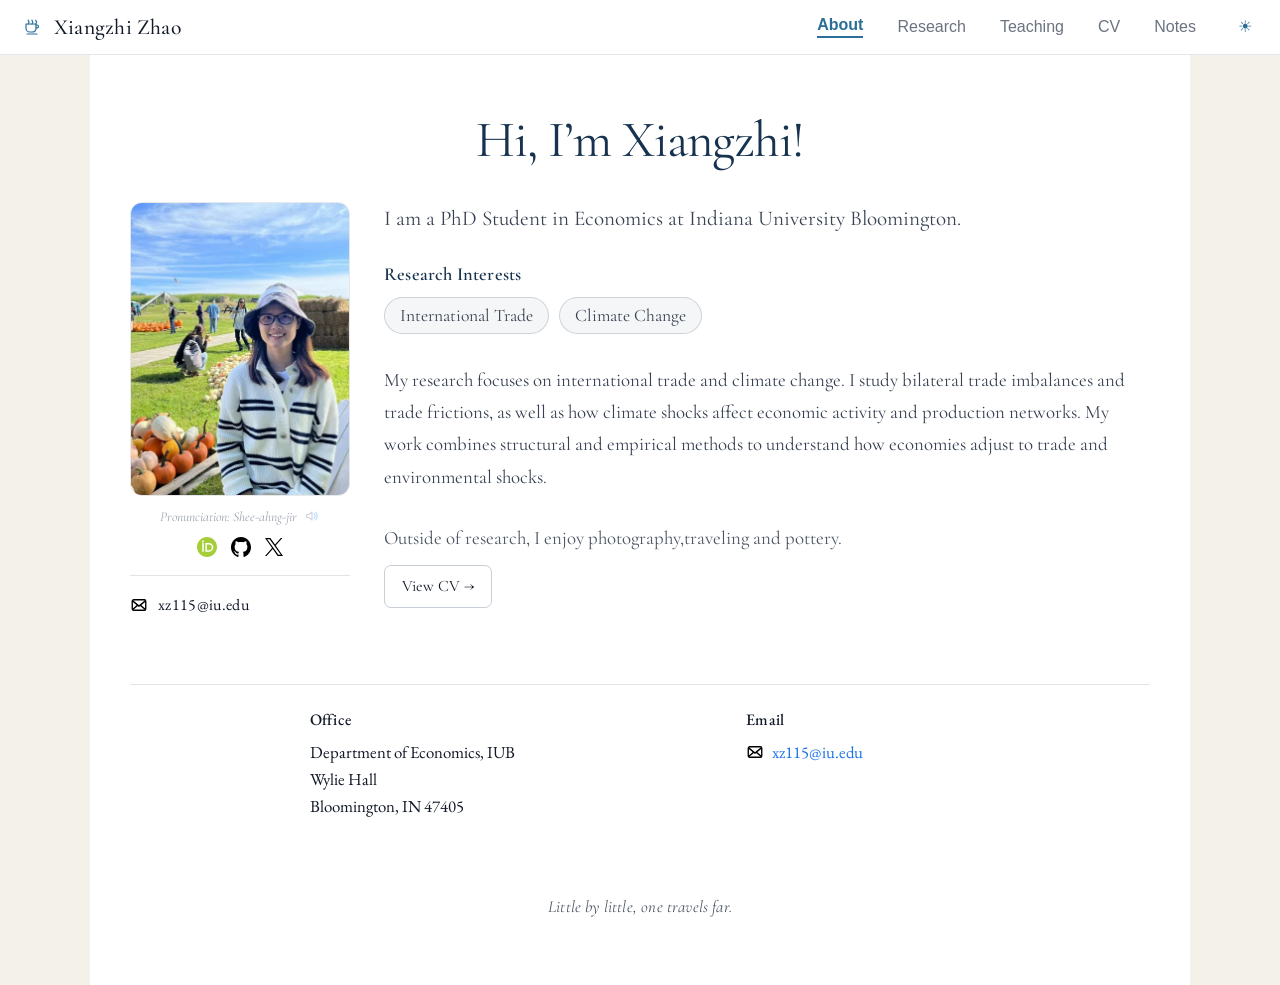
<file: index.html>
<!DOCTYPE html>
<html lang="en">
<head>
  <meta charset="UTF-8" />
  <meta name="viewport" content="width=device-width, initial-scale=1.0" />
  <title>Xiangzhi Zhao</title>

  <link rel="stylesheet" href="style.css" />

  <link href="https://fonts.googleapis.com/css2?family=Cormorant+Garamond:wght@400;500;600&display=swap" rel="stylesheet">
  <link href="https://fonts.googleapis.com/css2?family=EB+Garamond:wght@400;500;600&display=swap" rel="stylesheet">

  <style>

    body:not(.dark-mode) {
      background-color: #F4F1EA;
    }


    /* =========================
       HERO TITLE
    ========================= */

    .title {
      font-size: clamp(2.6rem, 4vw, 3.6rem);
      line-height: 1;
      margin-bottom: 36px;
      letter-spacing: -0.02em;
    }


    /* =========================
       CONTACT
    ========================= */

    .contact-block {
      margin-top: 18px;
      padding-top: 18px;
      border-top: 1px solid rgba(17, 24, 39, 0.12);
      display: flex;
      flex-direction: column;
      gap: 12px;
      max-width: 260px;
    }

    body.dark-mode .contact-block {
      border-top-color: rgba(255, 255, 255, 0.12);
    }

    .contact-item {
      display: flex;
      align-items: center;
      gap: 10px;
      color: var(--muted);
      font-family: Arial, Helvetica, sans-serif;
      font-size: 0.95rem;
      line-height: 1.35;
      text-decoration: none;
    }

    .contact-item:hover {
      color: var(--text);
      text-decoration: none;
    }

    .contact-icon {
      width: 18px;
      height: 18px;
      flex-shrink: 0;
      display: block;
    }

    .contact-text {
      line-height: 1.35;
    }

    .contact-item.email {
      color: var(--text);
    }


    /* =========================
       INTRO
    ========================= */

    .intro-lead {
      font-size: 1.12em;
      margin-bottom: 28px;
    }


    /* =========================
       RESEARCH INTERESTS
    ========================= */

    .research-interests {
      margin: 28px 0 26px;
    }

    .research-heading {
      display: block;
      font-weight: 600;
      margin-bottom: 13px;
      letter-spacing: 0.01em;
    }

    .research-tags {
      display: flex;
      gap: 10px;
      flex-wrap: wrap;
    }

    .research-tag {
      display: inline-block;
      padding: 7px 15px;
      border-radius: 999px;

      border: 1px solid rgba(22, 50, 79, 0.18);
      background: rgba(22, 50, 79, 0.045);

      font-size: 0.93em;
      line-height: 1.2;
    }

    body.dark-mode .research-tag {
      border-color: rgba(255, 255, 255, 0.18);
      background: rgba(255, 255, 255, 0.06);
    }


    /* =========================
       RESEARCH STATEMENT
    ========================= */

    .research-summary {
      margin: 30px 0;
      
      line-height: 1.7;
    }

    body.dark-mode .research-summary {
      border-left-color: rgba(255, 255, 255, 0.22);
    }


    /* =========================
       PERSONAL LINE
    ========================= */

    .personal-line {
      margin-top: 30px;
      color: var(--muted);
    }


    /* =========================
       CV BUTTON
    ========================= */

    .cv-line {
      margin-top: 24px;
    }

    .cv-button {
      display: inline-flex;
      align-items: center;
      gap: 7px;

      padding: 8px 17px;

      border: 1px solid rgba(22, 50, 79, 0.24);
      border-radius: 7px;

      color: var(--text);
      text-decoration: none;

      transition:
        background 0.2s ease,
        border-color 0.2s ease,
        transform 0.2s ease;
    }

    .cv-button:hover {
      background: rgba(22, 50, 79, 0.055);
      border-color: rgba(22, 50, 79, 0.4);
      text-decoration: none;
      transform: translateY(-1px);
    }

    body.dark-mode .cv-button {
      border-color: rgba(255, 255, 255, 0.22);
    }

    body.dark-mode .cv-button:hover {
      background: rgba(255, 255, 255, 0.06);
      border-color: rgba(255, 255, 255, 0.4);
    }


    /* =========================
       BRAND
    ========================= */

    .brand {
      display: flex;
      align-items: center;
      gap: 10px;
    }

    .brand-icon {
      width: 24px;
      height: 24px;
      flex-shrink: 0;
      color: var(--text);
    }

    .brand-name {
      font-family: "Cormorant Garamond", serif;
      font-size: 1.35rem;
      font-weight: 500;
      letter-spacing: 0.01em;
      color: var(--text);
    }


    /* =========================
       FOOTER
    ========================= */

    .site-footer {
      margin-top: 64px;
      padding-top: 22px;
      border-top: 1px solid rgba(17, 24, 39, 0.12);
    }

    body.dark-mode .site-footer {
      border-top-color: rgba(255, 255, 255, 0.12);
    }

    .footer-content {
      max-width: 660px;
      margin: 0 auto;

      display: grid;
      grid-template-columns: 1.7fr 1fr;
      gap: 56px;

      font-family: "EB Garamond", "Cormorant Garamond", Georgia, serif;
      color: var(--text);

      font-size: 1.05rem;
      line-height: 1.6;
      text-align: left;
    }

    .footer-heading {
      color: var(--text);
      font-size: 1rem;
      margin-bottom: 6px;
      font-weight: 500;
      letter-spacing: 0.01em;
    }

    .footer-email {
      margin-top: 0;
    }

    .footer-email-link {
      display: inline-flex;
      align-items: center;
      gap: 8px;

      color: var(--link);
      text-decoration: none;

      font-family: "EB Garamond", "Cormorant Garamond", Georgia, serif;
      font-size: 1.05rem;
    }

    .footer-email-link:hover {
      text-decoration: underline;
    }

    .footer-email-icon {
      width: 18px;
      height: 18px;
      display: block;
      flex-shrink: 0;
    }

    .footer-quote {
      grid-column: 1 / -1;

      margin-top: 18px;

      text-align: center;

      font-family: "Cormorant Garamond", serif;
      font-style: italic;
      font-size: 1.05rem;

      color: var(--muted);
      letter-spacing: 0.01em;
    }


    /* =========================
       MOBILE
    ========================= */

    @media (max-width: 800px) {

      .title {
        font-size: 3rem;
        margin-bottom: 28px;
      }

      .research-summary {
        padding-left: 16px;
      }

      .research-tags {
        gap: 8px;
      }

      .footer-content {
        grid-template-columns: 1fr;
        gap: 18px;
        max-width: 100%;
      }

      .footer-quote {
        grid-column: auto;
      }
    }

  </style>
</head>


<body>

  <!-- =========================
       NAVIGATION
  ========================== -->

  <header class="topnav">

    <div class="topnav-inner">

      <div class="brand">

        <svg
          class="brand-icon"
          xmlns="http://www.w3.org/2000/svg"
          viewBox="0 0 24 24"
          fill="none"
          stroke="currentColor"
          stroke-width="1.2"
          stroke-linecap="round"
          stroke-linejoin="round"
          aria-hidden="true">

          <path d="M6 9h10v4.8A3.8 3.8 0 0 1 12.2 17H9.8A3.8 3.8 0 0 1 6 13.2V9z"></path>
          <path d="M16 10h1.1a1.4 1.4 0 0 1 0 2.8H16"></path>
          <path d="M7 19h10"></path>
          <path d="M8.2 5.2c0 1 .8 1.3.8 2s-.8 1-.8 2"></path>
          <path d="M12 5.2c0 1 .8 1.3.8 2s-.8 1-.8 2"></path>
          <path d="M15.8 5.2c0 1 .8 1.3.8 2s-.8 1-.8 2"></path>

        </svg>

        <span class="brand-name">
          Xiangzhi Zhao
        </span>

      </div>


      <nav class="navlinks" aria-label="Primary">

        <a class="navlink active" href="index.html">
          About
        </a>

        <a class="navlink" href="research.html">
          Research
        </a>

        <a class="navlink" href="teaching.html">
          Teaching
        </a>

        <a class="navlink" href="cv.html">
          CV
        </a>

        <a class="navlink" href="Notes.html">
          Notes
        </a>

        <button
          id="theme-toggle"
          class="theme-toggle"
          type="button"
          aria-label="Toggle theme"
          aria-pressed="false">
          ☀
        </button>

      </nav>

    </div>

  </header>



  <!-- =========================
       MAIN PAGE
  ========================== -->

  <main class="page">

    <div class="title">
      Hi, I’m Xiangzhi!
    </div>


    <section class="hero">


      <!-- =========================
           LEFT COLUMN
      ========================== -->

      <div class="photo-col">

        <div class="photo">

          <img
            src="XZ_profile.jpg"
            alt="Xiangzhi Zhao">

        </div>


        <!-- Pronunciation -->

        <div class="photo-caption">

          Pronunciation: Shee-ahng-jir

          <svg
            class="speaker-icon"
            onclick="document.getElementById('nameAudio').play()"
            xmlns="http://www.w3.org/2000/svg"
            width="14"
            height="14"
            viewBox="0 0 16 16"
            fill="none">

            <path
              d="M2.5 6.5V9.5H4.8L8 12V4L4.8 6.5H2.5Z"
              stroke="#C8CAD6"
              stroke-width="1.2"
              stroke-linejoin="round"/>

            <path
              d="M10.1 5.6C10.7 6.1 11 6.9 11 8C11 9.1 10.7 9.9 10.1 10.4"
              stroke="#A9D4FF"
              stroke-width="1.2"
              stroke-linecap="round"/>

            <path
              d="M11.7 4.2C12.7 5.1 13.2 6.3 13.2 8C13.2 9.7 12.7 10.9 11.7 11.8"
              stroke="#A9D4FF"
              stroke-width="1.2"
              stroke-linecap="round"/>

          </svg>


          <audio id="nameAudio">
            <source
              src="xiangzhi.mp3"
              type="audio/mpeg">
          </audio>

        </div>



        <!-- SOCIAL LINKS -->

        <div
          class="social-links"
          aria-label="Social links">


          <a
            href="https://orcid.org/0009-0001-5865-4096"
            target="_blank"
            rel="noopener noreferrer"
            aria-label="ORCID profile">

            <img
              src="ORCID.svg"
              alt="ORCID">

          </a>


          <a
            href="https://github.com/xiangzhizhao"
            target="_blank"
            rel="noopener noreferrer"
            aria-label="GitHub profile">

            <img
              src="github.svg"
              alt="GitHub"
              class="social-icon github-icon">

          </a>


          <a
            href="https://x.com/XZ7035836496867"
            target="_blank"
            rel="noopener noreferrer"
            aria-label="X profile">

            <img
              src="X.svg"
              alt="X"
              class="social-icon x-icon">

          </a>

        </div>



        <!-- EMAIL -->

        <div
          class="contact-block"
          aria-label="Contact information">

          <a
            class="contact-item email"
            href="mailto:xz115@iu.edu"
            aria-label="Email Xiangzhi Zhao">

            <img
              class="contact-icon"
              src="envelope_icon.svg"
              alt=""
              aria-hidden="true">

            <span class="contact-text">
              xz115@iu.edu
            </span>

          </a>

        </div>

      </div>



      <!-- =========================
           RIGHT COLUMN
      ========================== -->

      <div class="intro">


        <p class="intro-lead">
          I am a PhD Student in Economics at Indiana University Bloomington.
        </p>



        <!-- RESEARCH INTERESTS -->

        <div class="research-interests">

          <span class="research-heading">
            Research Interests
          </span>

          <div class="research-tags">

            <span class="research-tag">
              International Trade
            </span>

            <span class="research-tag">
              Climate Change
            </span>

          </div>

        </div>



        <!-- RESEARCH SUMMARY -->

        <div class="research-summary">

          My research focuses on international trade and climate change.
          I study bilateral trade imbalances and trade frictions, as well as how
          climate shocks affect economic activity and production networks.
          My work combines structural and empirical methods to understand
          how economies adjust to trade and environmental shocks.

        </div>



        <!-- PERSONAL -->

        <p class="personal-line">
          Outside of research, I enjoy photography,traveling and pottery.
        </p>



        <!-- CV -->

        <p class="cv-line">

          <a
            class="cv-button"
            href="cv.html">

            View CV →

          </a>

        </p>


      </div>

    </section>



    <!-- =========================
         FOOTER
    ========================== -->

    <footer class="site-footer">

      <div class="footer-content">


        <div class="footer-office">

          <div class="footer-heading">
            Office
          </div>

          <div>
            Department of Economics, IUB<br>
            Wylie Hall<br>
            Bloomington, IN 47405
          </div>

        </div>



        <div class="footer-email">

          <div class="footer-heading">
            Email
          </div>

          <a
            class="footer-email-link"
            href="mailto:xz115@iu.edu">

            <img
              class="footer-email-icon"
              src="envelope_icon.svg"
              alt=""
              aria-hidden="true">

            <span>
              xz115@iu.edu
            </span>

          </a>

        </div>



        <div class="footer-quote">
          Little by little, one travels far.
        </div>


      </div>

    </footer>


  </main>



  <!-- =========================
       JAVASCRIPT
  ========================== -->

  <script>

    /* Sticky navigation */

    window.addEventListener("scroll", function () {

      const nav = document.querySelector(".topnav");

      if (!nav) return;

      if (window.scrollY > 10) {
        nav.classList.add("scrolled");
      } else {
        nav.classList.remove("scrolled");
      }

    });



    /* Dark mode */

    const toggleBtn =
      document.getElementById("theme-toggle");


    function updateThemeButton() {

      if (!toggleBtn) return;

      const isDark =
        document.body.classList.contains("dark-mode");

      toggleBtn.textContent =
        isDark ? "☾" : "☀";

      toggleBtn.setAttribute(
        "aria-pressed",
        String(isDark)
      );

    }


    const savedTheme =
      localStorage.getItem("theme");


    if (savedTheme === "dark") {
      document.body.classList.add("dark-mode");
    }


    updateThemeButton();


    if (toggleBtn) {

      toggleBtn.addEventListener(
        "click",
        function () {

          document.body.classList.toggle(
            "dark-mode"
          );

          const isDark =
            document.body.classList.contains(
              "dark-mode"
            );

          localStorage.setItem(
            "theme",
            isDark ? "dark" : "light"
          );

          updateThemeButton();

        }
      );

    }

  </script>

</body>
</html>
</file>
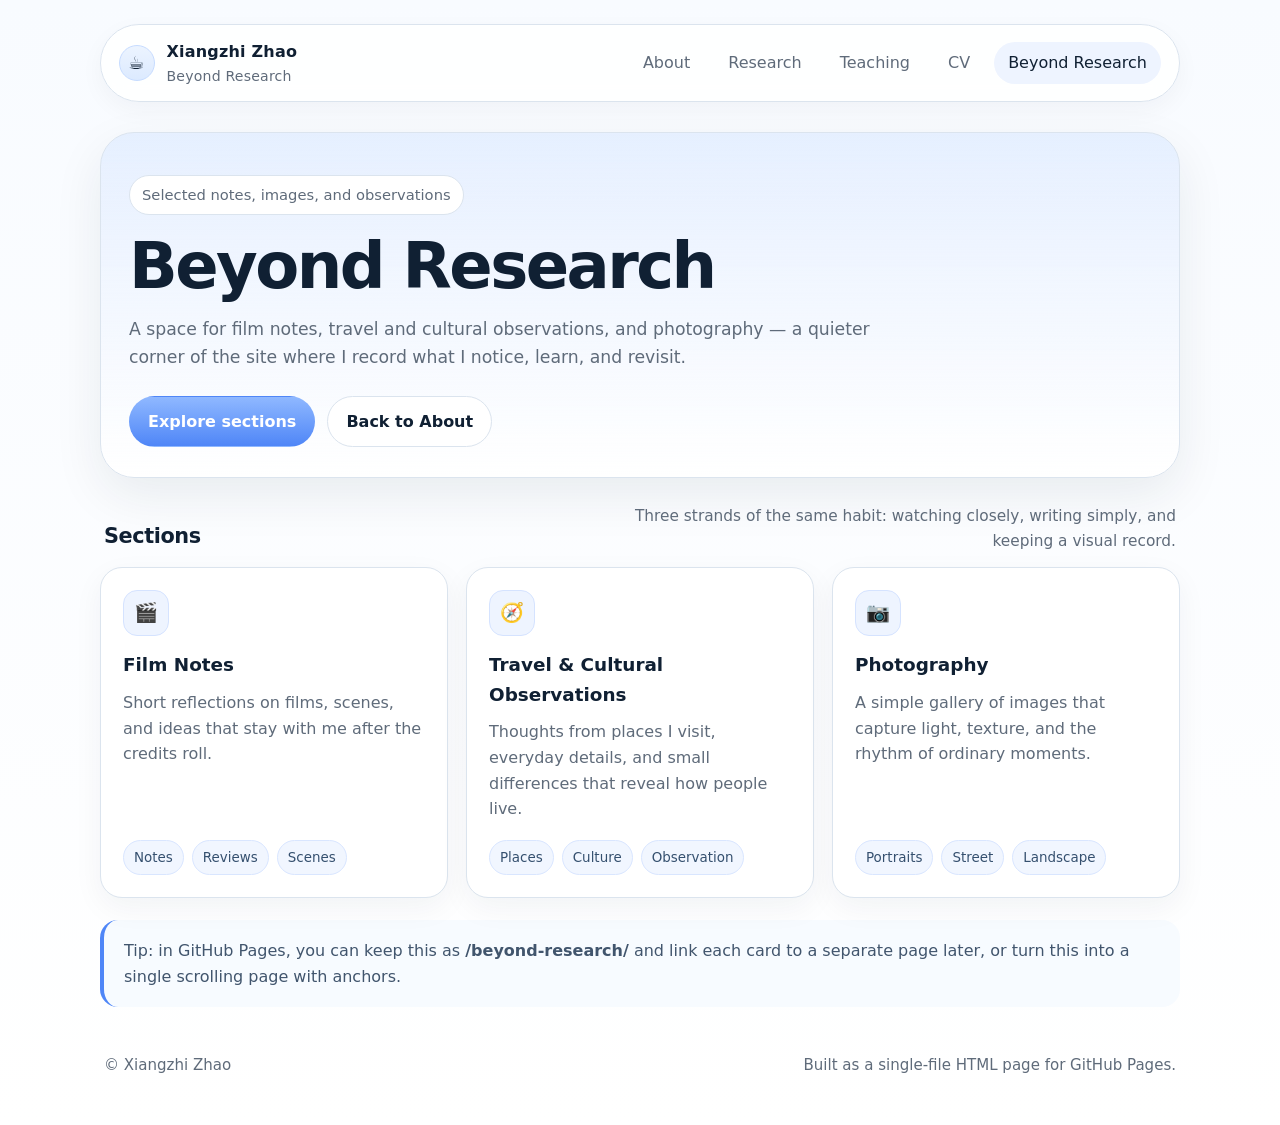
<file: Beyond - Research.html>
<!DOCTYPE html>
<html lang="en">
<head>
  <meta charset="UTF-8" />
  <meta name="viewport" content="width=device-width, initial-scale=1.0" />
  <title>Beyond Research</title>
  <style>
    :root {
      --bg: #ffffff;
      --panel: #f7f9fc;
      --text: #102033;
      --muted: #5f6b7a;
      --line: #dbe4ee;
      --accent: #8fb8ff;
      --accent-strong: #4f86f7;
      --shadow: 0 18px 50px rgba(16, 32, 51, 0.08);
      --radius: 22px;
      --maxw: 1080px;
    }

    * { box-sizing: border-box; }

    html, body {
      margin: 0;
      padding: 0;
      background: linear-gradient(180deg, #f8fbff 0%, #ffffff 100%);
      color: var(--text);
      font-family: Inter, system-ui, -apple-system, BlinkMacSystemFont, "Segoe UI", Roboto, Helvetica, Arial, sans-serif;
      line-height: 1.6;
    }

    a { color: inherit; text-decoration: none; }

    .wrap {
      width: min(calc(100% - 32px), var(--maxw));
      margin: 0 auto;
      padding: 24px 0 48px;
    }

    .topbar {
      display: flex;
      align-items: center;
      justify-content: space-between;
      gap: 16px;
      padding: 14px 18px;
      border: 1px solid var(--line);
      border-radius: 999px;
      background: rgba(255,255,255,0.86);
      backdrop-filter: blur(10px);
      box-shadow: 0 8px 24px rgba(16, 32, 51, 0.04);
      position: sticky;
      top: 14px;
      z-index: 10;
    }

    .brand {
      display: flex;
      align-items: center;
      gap: 12px;
      font-weight: 700;
      letter-spacing: 0.2px;
      white-space: nowrap;
    }

    .brand-mark {
      width: 36px;
      height: 36px;
      border-radius: 50%;
      display: grid;
      place-items: center;
      background: linear-gradient(180deg, #ecf4ff 0%, #dceaff 100%);
      border: 1px solid #c6dbff;
      font-size: 18px;
    }

    .nav {
      display: flex;
      flex-wrap: wrap;
      gap: 10px;
      justify-content: flex-end;
    }

    .nav a {
      padding: 8px 14px;
      border-radius: 999px;
      color: var(--muted);
      transition: all .2s ease;
    }

    .nav a:hover,
    .nav a.active {
      color: var(--text);
      background: #eef4ff;
    }

    .hero {
      margin-top: 30px;
      padding: 42px 28px 30px;
      background: linear-gradient(180deg, rgba(143,184,255,0.18) 0%, rgba(255,255,255,1) 100%);
      border: 1px solid var(--line);
      border-radius: 34px;
      box-shadow: var(--shadow);
    }

    .eyebrow {
      display: inline-flex;
      align-items: center;
      gap: 8px;
      padding: 7px 12px;
      border-radius: 999px;
      background: white;
      border: 1px solid var(--line);
      color: var(--muted);
      font-size: 0.92rem;
      margin-bottom: 18px;
    }

    h1 {
      font-size: clamp(2.2rem, 5vw, 4.2rem);
      line-height: 1.06;
      margin: 0 0 16px;
      letter-spacing: -0.04em;
    }

    .lead {
      max-width: 760px;
      font-size: 1.08rem;
      color: var(--muted);
      margin: 0 0 24px;
    }

    .cta-row {
      display: flex;
      flex-wrap: wrap;
      gap: 12px;
    }

    .btn {
      display: inline-flex;
      align-items: center;
      justify-content: center;
      gap: 8px;
      padding: 12px 18px;
      border-radius: 999px;
      border: 1px solid var(--line);
      background: white;
      color: var(--text);
      font-weight: 600;
      transition: transform .2s ease, box-shadow .2s ease, border-color .2s ease;
    }

    .btn:hover {
      transform: translateY(-1px);
      border-color: #bfd3f7;
      box-shadow: 0 12px 28px rgba(79, 134, 247, 0.14);
    }

    .btn.primary {
      background: linear-gradient(180deg, var(--accent) 0%, var(--accent-strong) 100%);
      color: white;
      border-color: transparent;
    }

    .section {
      margin-top: 26px;
    }

    .section-header {
      display: flex;
      align-items: end;
      justify-content: space-between;
      gap: 16px;
      margin: 0 4px 14px;
    }

    .section-header h2 {
      margin: 0;
      font-size: 1.3rem;
      letter-spacing: -0.02em;
    }

    .section-header p {
      margin: 0;
      color: var(--muted);
      font-size: 0.96rem;
      max-width: 560px;
      text-align: right;
    }

    .grid {
      display: grid;
      grid-template-columns: repeat(3, minmax(0, 1fr));
      gap: 18px;
    }

    .card {
      background: white;
      border: 1px solid var(--line);
      border-radius: var(--radius);
      padding: 22px;
      box-shadow: 0 10px 30px rgba(16, 32, 51, 0.05);
      min-height: 220px;
      display: flex;
      flex-direction: column;
      justify-content: space-between;
    }

    .card .icon {
      width: 46px;
      height: 46px;
      border-radius: 14px;
      display: grid;
      place-items: center;
      background: #eef4ff;
      border: 1px solid #d5e3ff;
      font-size: 1.2rem;
      margin-bottom: 14px;
    }

    .card h3 {
      margin: 0 0 10px;
      font-size: 1.15rem;
    }

    .card p {
      margin: 0;
      color: var(--muted);
      flex: 1;
    }

    .card .meta {
      margin-top: 18px;
      display: flex;
      flex-wrap: wrap;
      gap: 8px;
    }

    .tag {
      font-size: 0.84rem;
      color: #35506f;
      background: #f1f6ff;
      border: 1px solid #d9e6ff;
      padding: 6px 10px;
      border-radius: 999px;
    }

    .footer {
      margin-top: 28px;
      padding: 18px 4px 0;
      color: var(--muted);
      font-size: 0.94rem;
      display: flex;
      justify-content: space-between;
      gap: 16px;
      flex-wrap: wrap;
    }

    .note {
      padding: 18px 20px;
      border-left: 4px solid var(--accent-strong);
      background: #f7fbff;
      border-radius: 18px;
      color: #41556d;
      margin-top: 22px;
    }

    @media (max-width: 900px) {
      .grid { grid-template-columns: 1fr; }
      .section-header { align-items: start; flex-direction: column; }
      .section-header p { text-align: left; }
      .topbar { border-radius: 24px; flex-direction: column; align-items: flex-start; }
      .nav { justify-content: flex-start; }
    }
  </style>
</head>
<body>
  <div class="wrap">
    <header class="topbar">
      <div class="brand">
        <div class="brand-mark">☕</div>
        <div>
          <div>Xiangzhi Zhao</div>
          <div style="font-size:0.88rem;color:var(--muted);font-weight:500;">Beyond Research</div>
        </div>
      </div>
      <nav class="nav" aria-label="Primary">
        <a href="/">About</a>
        <a href="/research/">Research</a>
        <a href="/teaching/">Teaching</a>
        <a href="/cv/">CV</a>
        <a class="active" href="/beyond-research/">Beyond Research</a>
      </nav>
    </header>

    <main>
      <section class="hero">
        <div class="eyebrow">Selected notes, images, and observations</div>
        <h1>Beyond Research</h1>
        <p class="lead">
          A space for film notes, travel and cultural observations, and photography — a quieter corner of the site where I record what I notice, learn, and revisit.
        </p>
        <div class="cta-row">
          <a class="btn primary" href="#sections">Explore sections</a>
          <a class="btn" href="/">Back to About</a>
        </div>
      </section>

      <section class="section" id="sections">
        <div class="section-header">
          <h2>Sections</h2>
          <p>Three strands of the same habit: watching closely, writing simply, and keeping a visual record.</p>
        </div>

        <div class="grid">
          <article class="card">
            <div>
              <div class="icon">🎬</div>
              <h3>Film Notes</h3>
              <p>Short reflections on films, scenes, and ideas that stay with me after the credits roll.</p>
            </div>
            <div class="meta">
              <span class="tag">Notes</span>
              <span class="tag">Reviews</span>
              <span class="tag">Scenes</span>
            </div>
          </article>

          <article class="card">
            <div>
              <div class="icon">🧭</div>
              <h3>Travel &amp; Cultural Observations</h3>
              <p>Thoughts from places I visit, everyday details, and small differences that reveal how people live.</p>
            </div>
            <div class="meta">
              <span class="tag">Places</span>
              <span class="tag">Culture</span>
              <span class="tag">Observation</span>
            </div>
          </article>

          <article class="card">
            <div>
              <div class="icon">📷</div>
              <h3>Photography</h3>
              <p>A simple gallery of images that capture light, texture, and the rhythm of ordinary moments.</p>
            </div>
            <div class="meta">
              <span class="tag">Portraits</span>
              <span class="tag">Street</span>
              <span class="tag">Landscape</span>
            </div>
          </article>
        </div>

        <div class="note">
          Tip: in GitHub Pages, you can keep this as <strong>/beyond-research/</strong> and link each card to a separate page later, or turn this into a single scrolling page with anchors.
        </div>
      </section>

      <div class="footer">
        <div>© Xiangzhi Zhao</div>
        <div>Built as a single-file HTML page for GitHub Pages.</div>
      </div>
    </main>
  </div>
</body>
</html>
</file>
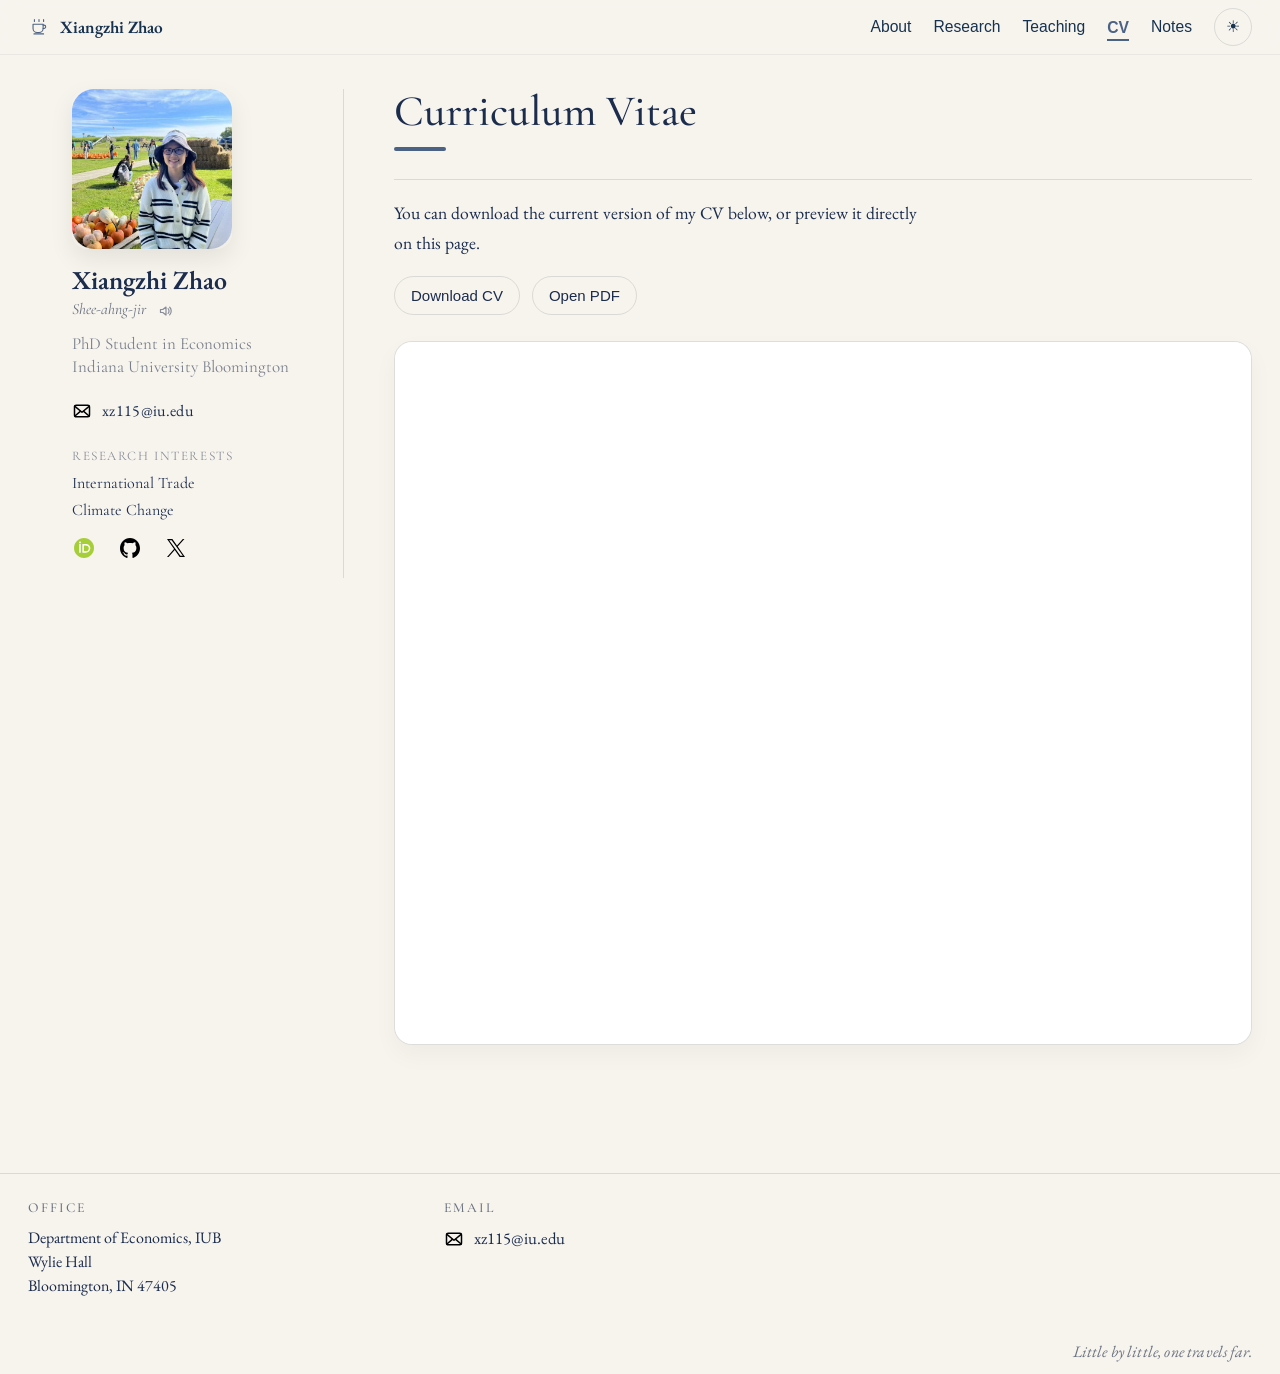
<file: cv.html>
<!DOCTYPE html>
<html lang="en">
<head>
  <meta charset="UTF-8" />
  <meta name="viewport" content="width=device-width, initial-scale=1.0" />
  <title>CV - Xiangzhi Zhao</title>
  <link rel="stylesheet" href="style.css" />
  <link href="https://fonts.googleapis.com/css2?family=Cormorant+Garamond:wght@400;500;600&display=swap" rel="stylesheet">
  <link href="https://fonts.googleapis.com/css2?family=EB+Garamond:wght@400;500;600&display=swap" rel="stylesheet">

  <style>
    :root {
      --bg: #f7f4ee;
      --panel: #fbf8f3;
      --text: #1b2c4d;
      --muted: #6b7280;
      --link: #4b6284;
      --accent: #4b6284;
      --border: rgba(17, 24, 39, 0.12);
      --nav-bg: rgba(247, 244, 238, 0.92);
      --nav-border: rgba(17, 24, 39, 0.06);
      --shadow: 0 10px 24px rgba(0, 0, 0, 0.04);
    }

    body.dark-mode {
      --bg: #111111;
      --panel: #181818;
      --text: #f2f2f2;
      --muted: #a8a8a8;
      --link: #8db4ff;
      --accent: #8db4ff;
      --border: rgba(255, 255, 255, 0.12);
      --nav-bg: rgba(17, 17, 17, 0.94);
      --nav-border: rgba(255, 255, 255, 0.08);
      --shadow: 0 10px 24px rgba(0, 0, 0, 0.35);
    }

    * {
      box-sizing: border-box;
    }

    html {
      scroll-behavior: smooth;
    }

    body {
      margin: 0;
      background: var(--bg);
      color: var(--text);
      transition: background 0.2s ease, color 0.2s ease;
      font-family: "EB Garamond", Georgia, serif;
    }

    a {
      color: var(--link);
      text-decoration: none;
    }

    a:hover {
      text-decoration: underline;
    }

    .topnav {
      position: sticky;
      top: 0;
      z-index: 100;
      background: var(--nav-bg);
      backdrop-filter: blur(10px);
      border-bottom: 1px solid var(--nav-border);
      transition: background 0.25s ease, box-shadow 0.25s ease, border-color 0.25s ease;
    }

    .topnav.scrolled {
      background: #16324f;
      border-bottom: none;
      box-shadow: 0 8px 24px rgba(0, 0, 0, 0.08);
    }

    .topnav-inner {
      max-width: 1500px;
      margin: 0 auto;
      padding: 8px 28px;
      display: flex;
      align-items: center;
      justify-content: space-between;
      gap: 24px;
    }

    .brand {
      display: flex;
      align-items: center;
      gap: 10px;
      font-family: "EB Garamond", "Cormorant Garamond", Georgia, serif;
      font-size: 1.08rem;
      font-weight: 600;
      color: #16324f;
      white-space: nowrap;
    }

    .navlinks {
      display: flex;
      align-items: center;
      gap: 22px;
      flex-wrap: wrap;
    }

    .navlink {
      font-family: Arial, Helvetica, sans-serif;
      font-size: 0.98rem;
      color: #16324f;
      text-decoration: none;
      padding: 6px 0;
      position: relative;
    }

    .navlink.active {
      color: var(--accent);
      font-weight: 600;
    }

    .theme-toggle {
      border: 1px solid rgba(17, 24, 39, 0.12);
      background: transparent;
      color: #16324f;
      border-radius: 999px;
      width: 38px;
      height: 38px;
      cursor: pointer;
      font-size: 1rem;
      display: inline-flex;
      align-items: center;
      justify-content: center;
      flex: 0 0 auto;
    }

    .topnav.scrolled .brand,
    .topnav.scrolled .navlink,
    .topnav.scrolled .theme-toggle {
      color: rgba(255, 255, 255, 0.92);
    }

    .topnav.scrolled .navlink.active {
      color: #7cc4ff;
    }

    .topnav.scrolled .theme-toggle {
      border-color: rgba(255, 255, 255, 0.18);
    }

    .layout {
      max-width: 1350px;
      margin: 0 auto;
      padding: 34px 28px 48px 64px;
      display: grid;
      grid-template-columns: 280px minmax(0, 1fr);
      gap: 42px;
      align-items: start;
    }

    .sidebar {
      position: sticky;
      top: 84px;
      align-self: start;
      min-width: 0;
      padding: 0 18px 0 8px;
      border-right: 1px solid var(--border);
    }

    .profile-photo {
      max-width: 160px;
    }

    .profile-photo img {
      width: 100%;
      aspect-ratio: 3 / 4;
      object-fit: cover;
      border-radius: 22px;
      display: block;
      box-shadow: var(--shadow);
    }

    .sidebar-name {
      margin: 18px 0 6px;
      font-family: "EB Garamond", serif;
      font-size: 1.62rem;
      font-weight: 600;
      line-height: 1.06;
      color: var(--text);
    }

    .sidebar-pronunciation {
      display: flex;
      align-items: center;
      gap: 8px;
      margin: 0 0 12px;
      font-family: "Cormorant Garamond", serif;
      font-size: 0.98rem;
      font-style: italic;
      color: var(--muted);
      line-height: 1.3;
    }

    .pronunciation-text {
      color: var(--muted);
    }

    .speaker-icon {
      width: 16px;
      height: 16px;
      cursor: pointer;
      flex: 0 0 auto;
      color: var(--muted);
    }

    .sidebar-role {
      font-family: "Cormorant Garamond", serif;
      font-size: 1.06rem;
      line-height: 1.35;
      color: var(--muted);
      margin-bottom: 18px;
    }

    .sidebar-section {
      margin-top: 22px;
    }

    .sidebar-label {
      font-family: "Cormorant Garamond", serif;
      font-size: 0.82rem;
      letter-spacing: 0.12em;
      text-transform: uppercase;
      color: var(--muted);
      margin-bottom: 8px;
    }

    .contact-item {
      display: inline-flex;
      align-items: center;
      gap: 10px;
      color: var(--text);
      font-family: "Cormorant Garamond", serif;
      font-size: 1.02rem;
      line-height: 1.3;
      text-decoration: none;
    }

    .contact-item:hover {
      text-decoration: none;
      opacity: 0.9;
    }

    .contact-icon {
      width: 20px;
      height: 20px;
      display: block;
      flex: 0 0 auto;
    }

    .research-list {
      display: flex;
      flex-direction: column;
      gap: 4px;
      font-family: "Cormorant Garamond", serif;
      font-size: 1rem;
      color: var(--text);
      line-height: 1.45;
    }

    .social-links {
      display: flex;
      gap: 16px;
      align-items: center;
      justify-content: flex-start;
      flex-wrap: wrap;
      margin-top: 16px;
    }

    .social-links a {
      display: inline-flex;
      align-items: center;
      justify-content: center;
      width: 28px;
      height: 28px;
      border-radius: 999px;
      margin: 0;
    }

    .social-links img {
      width: 28px;
      height: 28px;
      display: block;
    }

    .content {
      min-width: 0;
      padding-bottom: 40px;
      padding-left: 8px;
      max-width: 980px;
      width: 100%;
    }

    .page-title {
      font-family: "Cormorant Garamond", Georgia, serif;
      font-size: 2.72rem;
      line-height: 1.05;
      margin: 0;
      color: var(--text);
      font-weight: 500;
    }

    .title-accent {
      width: 52px;
      height: 4px;
      background: var(--accent);
      border-radius: 999px;
      margin: 12px 0 28px;
    }

    .cv-card {
      border-top: 1px solid var(--border);
      padding-top: 18px;
    }

    .cv-intro {
      font-family: "EB Garamond", "Cormorant Garamond", Georgia, serif;
      font-size: 1.1rem;
      line-height: 1.7;
      color: var(--text);
      margin: 0 0 18px;
      max-width: 68ch;
    }

    .cv-actions {
      display: flex;
      gap: 12px;
      flex-wrap: wrap;
      align-items: center;
      margin-bottom: 26px;
    }

    .cv-btn {
      display: inline-flex;
      align-items: center;
      justify-content: center;
      padding: 10px 16px;
      border-radius: 999px;
      border: 1px solid var(--border);
      background: transparent;
      color: var(--text);
      font-family: Arial, Helvetica, sans-serif;
      font-size: 0.94rem;
      text-decoration: none;
      transition: transform 0.15s ease, background 0.15s ease;
    }

    .cv-btn:hover {
      transform: translateY(-1px);
      background: rgba(0, 0, 0, 0.03);
      text-decoration: none;
    }

    .cv-preview {
      width: 100%;
      min-height: 78vh;
      border: 1px solid var(--border);
      border-radius: 18px;
      background: rgba(255, 255, 255, 0.35);
      overflow: hidden;
      box-shadow: var(--shadow);
    }

    .cv-preview iframe {
      width: 100%;
      height: 78vh;
      border: 0;
      display: block;
      background: white;
    }

    .site-footer {
      border-top: 1px solid var(--border);
      padding: 24px 0 10px;
      margin-top: 40px;
    }

    .footer-content {
      max-width: 1350px;
      margin: 0 auto;
      padding: 0 28px;
      display: grid;
      grid-template-columns: 1fr 1fr 1fr;
      gap: 24px;
      align-items: start;
      color: var(--text);
    }

    .footer-heading {
      font-family: "Cormorant Garamond", Georgia, serif;
      font-size: 0.86rem;
      letter-spacing: 0.14em;
      text-transform: uppercase;
      color: var(--muted);
      margin-bottom: 8px;
    }

    .footer-office,
    .footer-email,
    .footer-quote {
      font-family: "EB Garamond", Georgia, serif;
      font-size: 1rem;
      line-height: 1.5;
    }

    .footer-email-link {
      display: inline-flex;
      align-items: center;
      gap: 10px;
      color: var(--text);
      text-decoration: none;
    }

    .footer-email-icon {
      width: 20px;
      height: 20px;
      display: block;
    }

    .footer-quote {
      text-align: right;
      font-style: italic;
      color: var(--muted);
    }

    @media (max-width: 1100px) {
      .layout {
        grid-template-columns: 1fr;
        gap: 28px;
        padding-left: 28px;
      }

      .sidebar {
        position: static;
        max-width: 460px;
        padding-right: 0;
        border-right: none;
      }

      .content {
        padding-left: 0;
        max-width: 100%;
      }

      .cv-preview {
        min-height: 72vh;
      }

      .cv-preview iframe {
        height: 72vh;
      }
    }

    @media (max-width: 900px) {
      .footer-content {
        grid-template-columns: 1fr;
      }

      .footer-quote {
        text-align: left;
      }
    }

    @media (max-width: 800px) {
      .topnav-inner {
        padding: 12px 16px;
        flex-direction: column;
        align-items: flex-start;
      }

      .layout {
        padding: 18px 16px 36px;
      }

      .page-title {
        font-size: 2.25rem;
      }

      .sidebar-name {
        font-size: 1.5rem;
      }

      .footer-content {
        padding: 0 16px;
      }

      .cv-preview iframe {
        height: 68vh;
      }
    }
  </style>
</head>
<body>
  <header class="topnav">
    <div class="topnav-inner">
      <div class="brand">
        <svg xmlns="http://www.w3.org/2000/svg" width="22" height="22" viewBox="0 0 24 24"
             fill="none" stroke="currentColor" stroke-width="1.2"
             stroke-linecap="round" stroke-linejoin="round" aria-hidden="true">
          <path d="M7 4v2"/>
          <path d="M12 4v2"/>
          <path d="M17 4v2"/>
          <path d="M5.5 9h11v4.5a4.5 4.5 0 0 1-4.5 4.5H10a4.5 4.5 0 0 1-4.5-4.5V9z"/>
          <path d="M16.5 10h1a1.8 1.8 0 0 1 0 3.6h-1"/>
          <path d="M6.5 19.5h10.5"/>
        </svg>
        <span>Xiangzhi Zhao</span>
      </div>

      <nav class="navlinks" aria-label="Primary">
        <a class="navlink" href="index.html">About</a>
        <a class="navlink" href="research.html">Research</a>
        <a class="navlink" href="teaching.html">Teaching</a>
        <a class="navlink active" href="cv.html">CV</a>
        <a class="navlink" href="Notes.html">Notes</a>
        <button id="theme-toggle" class="theme-toggle" type="button" aria-label="Toggle theme" aria-pressed="false">☀</button>
      </nav>
    </div>
  </header>

  <main class="layout">
    <aside class="sidebar">
      <div class="profile-photo">
        <img src="XZ_profile.jpg" alt="Xiangzhi Zhao">
      </div>

      <div class="sidebar-name">Xiangzhi Zhao</div>

      <div class="sidebar-pronunciation">
        <span class="pronunciation-text">Shee-ahng-jir</span>
        <svg class="speaker-icon"
             onclick="document.getElementById('nameAudio').play()"
             xmlns="http://www.w3.org/2000/svg"
             viewBox="0 0 16 16"
             fill="none"
             aria-hidden="true">
          <path d="M2.5 6.5V9.5H4.8L8 12V4L4.8 6.5H2.5Z" stroke="currentColor" stroke-width="1.2" stroke-linejoin="round"/>
          <path d="M10.1 5.6C10.7 6.1 11 6.9 11 8C11 9.1 10.7 9.9 10.1 10.4" stroke="currentColor" stroke-width="1.2" stroke-linecap="round"/>
          <path d="M11.7 4.2C12.7 5.1 13.2 6.3 13.2 8C13.2 9.7 12.7 10.9 11.7 11.8" stroke="currentColor" stroke-width="1.2" stroke-linecap="round"/>
        </svg>
        <audio id="nameAudio">
          <source src="xiangzhi.mp3" type="audio/mpeg">
        </audio>
      </div>

      <div class="sidebar-role">
        PhD Student in Economics<br>
        Indiana University Bloomington
      </div>

      <div class="sidebar-section">
        <a class="contact-item email" href="mailto:xz115@iu.edu" aria-label="Email Xiangzhi Zhao">
          <img class="contact-icon" src="envelope_icon.svg" alt="" aria-hidden="true">
          <span class="contact-text">xz115@iu.edu</span>
        </a>
      </div>

      <div class="sidebar-section">
        <div class="sidebar-label">Research Interests</div>
        <div class="research-list">
          <div>International Trade</div>
          <div>Climate Change</div>
        </div>

        <div class="social-links" aria-label="Academic and social links">
          <a href="https://orcid.org/0009-0001-5865-4096" target="_blank" rel="noopener noreferrer" aria-label="ORCID profile">
            <img src="ORCID.svg" alt="ORCID">
          </a>
          <a href="https://github.com/xiangzhizhao" target="_blank" rel="noopener noreferrer" aria-label="GitHub profile">
            <img src="github.svg" alt="GitHub">
          </a>
          <a href="https://x.com/XZ7035836496867" target="_blank" rel="noopener noreferrer" aria-label="X profile">
            <img src="X.svg" alt="X">
          </a>
        </div>
      </div>
    </aside>

    <section class="content">
      <h1 class="page-title">Curriculum Vitae</h1>
      <div class="title-accent"></div>

      <div class="cv-card">
        <p class="cv-intro">
          You can download the current version of my CV below, or preview it directly on this page.
        </p>

        <div class="cv-actions">
          <a class="cv-btn" href="Xiangzhi_Zhao_CV.pdf" target="_blank" rel="noopener noreferrer">
            Download CV
          </a>
          <a class="cv-btn" href="Xiangzhi_Zhao_CV.pdf" target="_blank" rel="noopener noreferrer">
            Open PDF
          </a>
        </div>

        <div class="cv-preview">
          <iframe src="Xiangzhi_Zhao_CV.pdf" title="Xiangzhi Zhao CV preview"></iframe>
        </div>
      </div>
    </section>
  </main>

  <footer class="site-footer">
    <div class="footer-content">
      <div class="footer-office">
        <div class="footer-heading">Office</div>
        <div>
          Department of Economics, IUB<br>
          Wylie Hall<br>
          Bloomington, IN 47405
        </div>
      </div>

      <div class="footer-email">
        <div class="footer-heading">Email</div>
        <a class="footer-email-link" href="mailto:xz115@iu.edu">
          <img class="footer-email-icon" src="envelope_icon.svg" alt="" aria-hidden="true">
          <span>xz115@iu.edu</span>
        </a>
      </div>

      <div class="footer-quote">Little by little, one travels far.</div>
    </div>
  </footer>

  <script>
    window.addEventListener("scroll", function () {
      const nav = document.querySelector(".topnav");
      if (!nav) return;
      if (window.scrollY > 10) nav.classList.add("scrolled");
      else nav.classList.remove("scrolled");
    });

    const toggleBtn = document.getElementById("theme-toggle");

    function updateThemeButton() {
      if (!toggleBtn) return;
      const isDark = document.body.classList.contains("dark-mode");
      toggleBtn.textContent = isDark ? "☾" : "☀";
      toggleBtn.setAttribute("aria-pressed", String(isDark));
    }

    if (localStorage.getItem("theme") === "dark") {
      document.body.classList.add("dark-mode");
    }

    updateThemeButton();

    if (toggleBtn) {
      toggleBtn.addEventListener("click", function () {
        document.body.classList.toggle("dark-mode");
        localStorage.setItem(
          "theme",
          document.body.classList.contains("dark-mode") ? "dark" : "light"
        );
        updateThemeButton();
      });
    }
  </script>
</body>
</html>
</file>
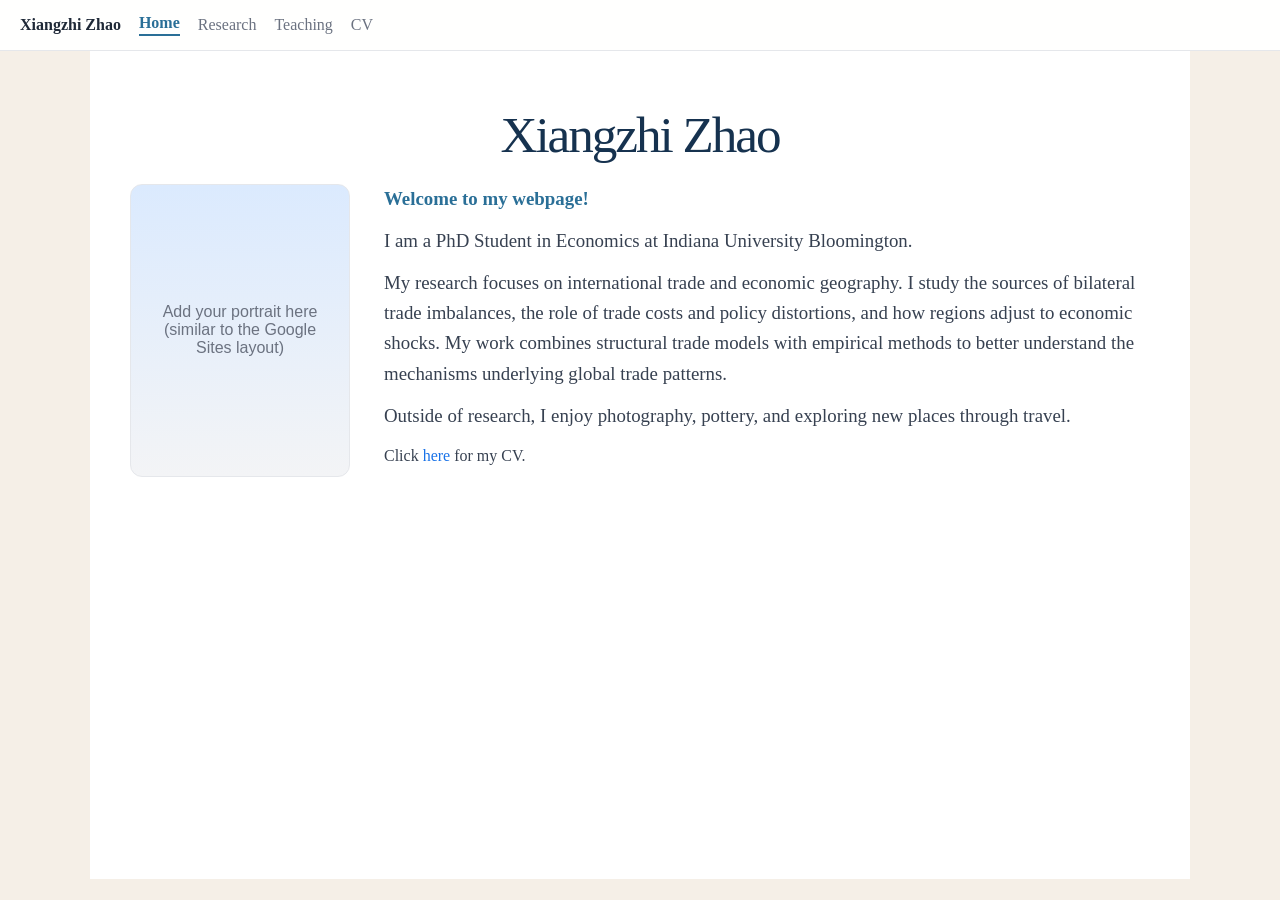
<file: index_new.html>
<!DOCTYPE html>
<html lang="en">
<head>
  <meta charset="UTF-8" />
  <meta name="viewport" content="width=device-width, initial-scale=1.0" />
  <title>Xiangzhi Zhao</title>
  <link rel="stylesheet" href="style.css" />
</head>
<body>
  <header class="topnav">
    <div class="topnav-inner">
      <div class="brand">Xiangzhi Zhao</div>
      <a class="navlink active" href="index.html">Home</a>
      <a class="navlink" href="research.html">Research</a>
      <a class="navlink" href="teaching.html">Teaching</a>
      <a class="navlink" href="cv.html">CV</a>
    </div>
  </header>

  <main class="page">
    <div class="title">Xiangzhi Zhao</div>

    <section class="hero">
      <div class="photo">
        <div class="photo-placeholder">
          Add your portrait here<br />
          (similar to the Google Sites layout)
        </div>
      </div>

      <div class="intro">
        <p class="welcome">Welcome to my webpage!</p>
        <p>I am a PhD Student in Economics at Indiana University Bloomington.</p>
        <p>My research focuses on international trade and economic geography. I study the sources of bilateral trade imbalances, the role of trade costs and policy distortions, and how regions adjust to economic shocks. My work combines structural trade models with empirical methods to better understand the mechanisms underlying global trade patterns.</p>
        <p>Outside of research, I enjoy photography, pottery, and exploring new places through travel.</p>
        <p class="cv-line">Click <a href="cv.html">here</a> for my CV.</p>
      </div>
    </section>
  </main>
</body>
</html>
</file>
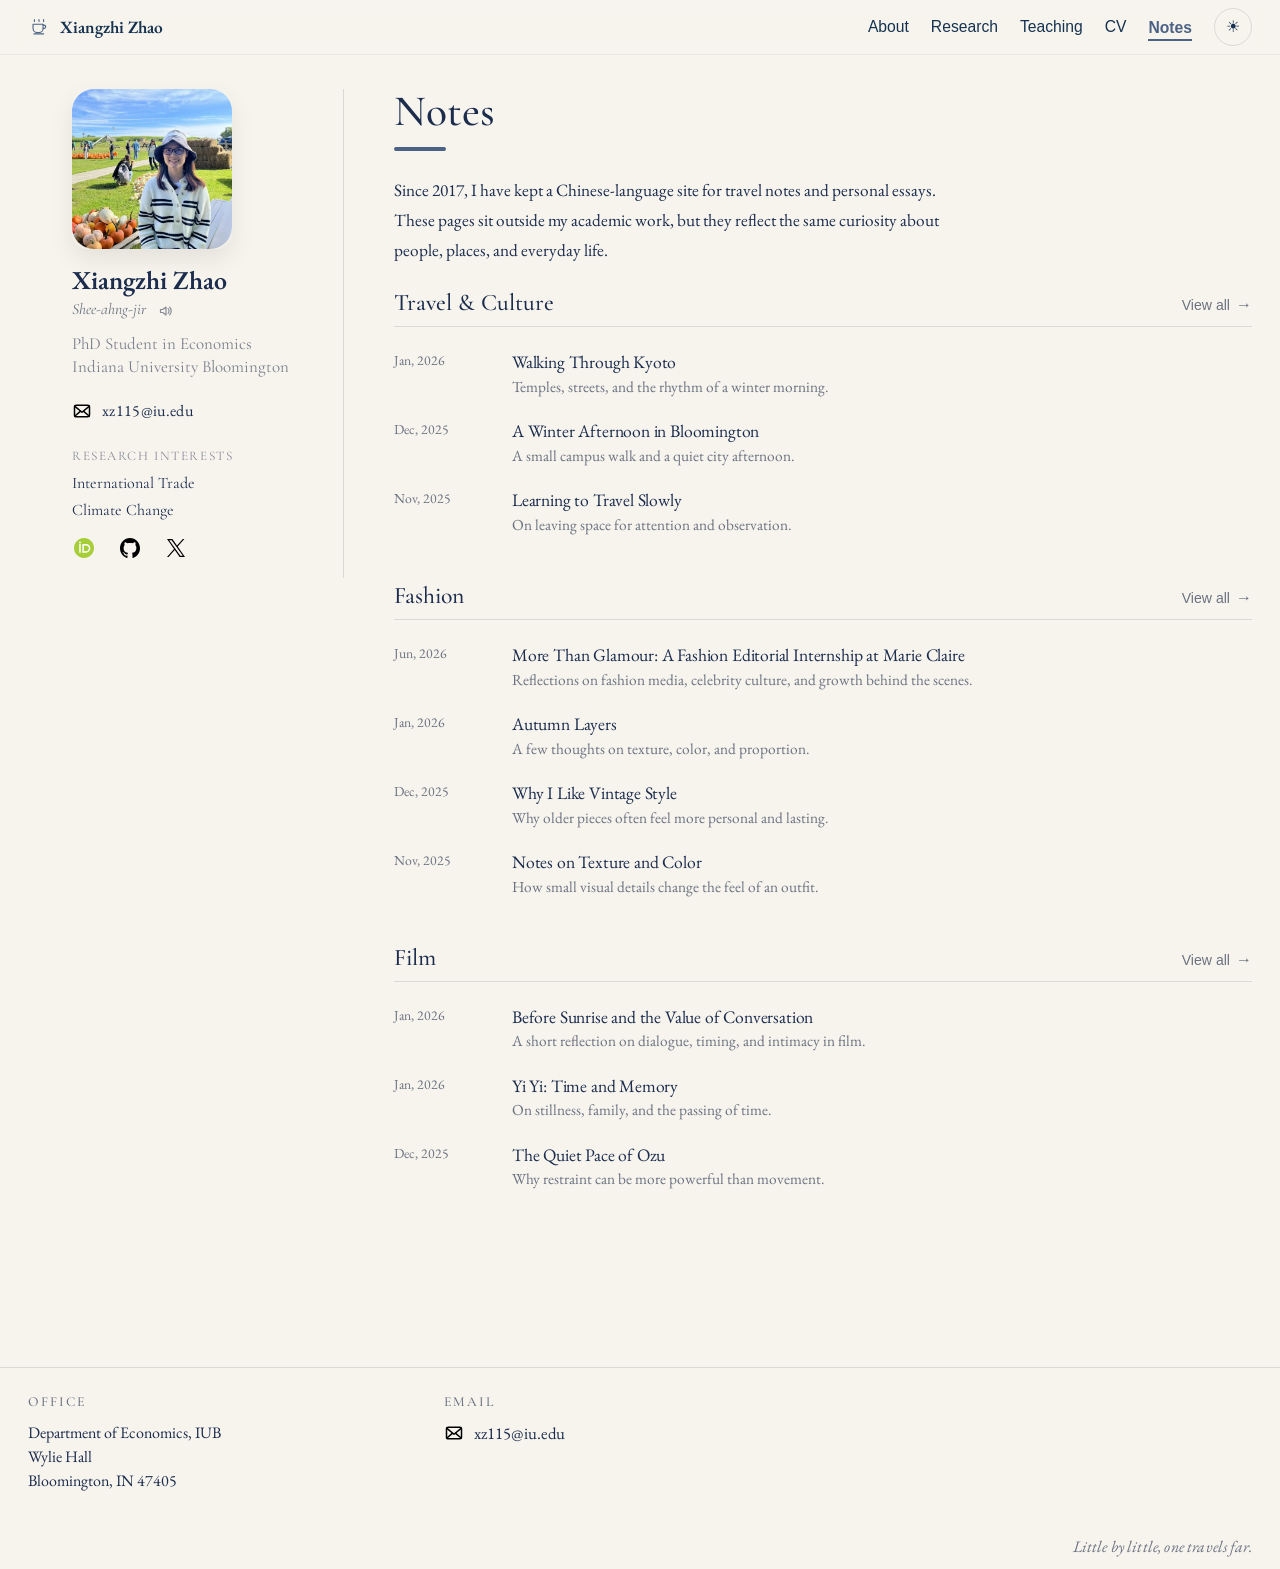
<file: Notes.html>
<!DOCTYPE html>
<html lang="en">
<head>
  <meta charset="UTF-8" />
  <meta name="viewport" content="width=device-width, initial-scale=1.0" />
  <title>Notes - Xiangzhi Zhao</title>
  <link rel="stylesheet" href="style.css" />
  <link href="https://fonts.googleapis.com/css2?family=Cormorant+Garamond:wght@400;500;600&display=swap" rel="stylesheet">
  <link href="https://fonts.googleapis.com/css2?family=EB+Garamond:wght@400;500;600&display=swap" rel="stylesheet">

  <style>
    :root {
      --bg: #f7f4ee;
      --panel: #fbf8f3;
      --text: #1b2c4d;
      --muted: #6b7280;
      --link: #4b6284;
      --accent: #4b6284;
      --border: rgba(17, 24, 39, 0.12);
      --nav-bg: rgba(247, 244, 238, 0.92);
      --nav-border: rgba(17, 24, 39, 0.06);
      --shadow: 0 10px 24px rgba(0, 0, 0, 0.04);
    }

    body.dark-mode {
      --bg: #111111;
      --panel: #181818;
      --text: #f2f2f2;
      --muted: #a8a8a8;
      --link: #8db4ff;
      --accent: #8db4ff;
      --border: rgba(255, 255, 255, 0.12);
      --nav-bg: rgba(17, 17, 17, 0.94);
      --nav-border: rgba(255, 255, 255, 0.08);
      --shadow: 0 10px 24px rgba(0, 0, 0, 0.35);
    }

    * {
      box-sizing: border-box;
    }

    html {
      scroll-behavior: smooth;
    }

    body {
      margin: 0;
      background: var(--bg);
      color: var(--text);
      transition: background 0.2s ease, color 0.2s ease;
      font-family: "EB Garamond", Georgia, serif;
    }

    a {
      color: var(--link);
      text-decoration: none;
    }

    a:hover {
      text-decoration: underline;
    }

    .topnav {
      position: sticky;
      top: 0;
      z-index: 100;
      background: var(--nav-bg);
      backdrop-filter: blur(10px);
      border-bottom: 1px solid var(--nav-border);
      transition: background 0.25s ease, box-shadow 0.25s ease, border-color 0.25s ease;
    }

    .topnav.scrolled {
      background: #16324f;
      border-bottom: none;
      box-shadow: 0 8px 24px rgba(0, 0, 0, 0.08);
    }

    .topnav-inner {
      max-width: 1500px;
      margin: 0 auto;
      padding: 8px 28px;
      display: flex;
      align-items: center;
      justify-content: space-between;
      gap: 24px;
    }

    .brand {
      display: flex;
      align-items: center;
      gap: 10px;
      font-family: "EB Garamond", "Cormorant Garamond", Georgia, serif;
      font-size: 1.08rem;
      font-weight: 600;
      color: #16324f;
      white-space: nowrap;
    }

    .navlinks {
      display: flex;
      align-items: center;
      gap: 22px;
      flex-wrap: wrap;
    }

    .navlink {
      font-family: Arial, Helvetica, sans-serif;
      font-size: 0.98rem;
      color: #16324f;
      text-decoration: none;
      padding: 6px 0;
      position: relative;
    }

    .navlink.active {
      color: var(--accent);
      font-weight: 600;
    }

    .theme-toggle {
      border: 1px solid rgba(17, 24, 39, 0.12);
      background: transparent;
      color: #16324f;
      border-radius: 999px;
      width: 38px;
      height: 38px;
      cursor: pointer;
      font-size: 1rem;
      display: inline-flex;
      align-items: center;
      justify-content: center;
      flex: 0 0 auto;
    }

    .topnav.scrolled .brand,
    .topnav.scrolled .navlink,
    .topnav.scrolled .theme-toggle {
      color: rgba(255, 255, 255, 0.92);
    }

    .topnav.scrolled .navlink.active {
      color: #7cc4ff;
    }

    .topnav.scrolled .theme-toggle {
      border-color: rgba(255, 255, 255, 0.18);
    }

    .layout {
      max-width: 1350px;
      margin: 0 auto;
      padding: 34px 28px 48px 64px;
      display: grid;
      grid-template-columns: 280px minmax(0, 1fr);
      gap: 42px;
      align-items: start;
    }

    .sidebar {
      position: sticky;
      top: 84px;
      align-self: start;
      min-width: 0;
      padding: 0 18px 0 8px;
      border-right: 1px solid var(--border);
    }

    .profile-photo {
      max-width: 160px;
    }

    .profile-photo img {
      width: 100%;
      aspect-ratio: 3 / 4;
      object-fit: cover;
      border-radius: 22px;
      display: block;
      box-shadow: var(--shadow);
    }

    .sidebar-name {
      margin: 18px 0 6px;
      font-family: "EB Garamond", serif;
      font-size: 1.62rem;
      font-weight: 600;
      line-height: 1.06;
      color: var(--text);
    }

    .sidebar-pronunciation {
      display: flex;
      align-items: center;
      gap: 8px;
      margin: 0 0 12px;
      font-family: "Cormorant Garamond", serif;
      font-size: 0.98rem;
      font-style: italic;
      color: var(--muted);
      line-height: 1.3;
    }

    .pronunciation-text {
      color: var(--muted);
    }

    .speaker-icon {
      width: 16px;
      height: 16px;
      cursor: pointer;
      flex: 0 0 auto;
      color: var(--muted);
    }

    .sidebar-role {
      font-family: "Cormorant Garamond", serif;
      font-size: 1.06rem;
      line-height: 1.35;
      color: var(--muted);
      margin-bottom: 18px;
    }

    .sidebar-section {
      margin-top: 22px;
    }

    .sidebar-label {
      font-family: "Cormorant Garamond", serif;
      font-size: 0.82rem;
      letter-spacing: 0.12em;
      text-transform: uppercase;
      color: var(--muted);
      margin-bottom: 8px;
    }

    .contact-item {
      display: inline-flex;
      align-items: center;
      gap: 10px;
      color: var(--text);
      font-family: "Cormorant Garamond", serif;
      font-size: 1.02rem;
      line-height: 1.3;
      text-decoration: none;
    }

    .contact-item:hover {
      text-decoration: none;
      opacity: 0.9;
    }

    .contact-icon {
      width: 20px;
      height: 20px;
      display: block;
      flex: 0 0 auto;
    }

    .research-list {
      display: flex;
      flex-direction: column;
      gap: 4px;
      font-family: "Cormorant Garamond", serif;
      font-size: 1rem;
      color: var(--text);
      line-height: 1.45;
    }

    .social-links {
      display: flex;
      gap: 16px;
      align-items: center;
      justify-content: flex-start;
      flex-wrap: wrap;
      margin-top: 16px;
    }

    .social-links a {
      display: inline-flex;
      align-items: center;
      justify-content: center;
      width: 28px;
      height: 28px;
      border-radius: 999px;
      margin: 0;
    }

    .social-links img {
      width: 28px;
      height: 28px;
      display: block;
    }

    .content {
      min-width: 0;
      padding-bottom: 40px;
      padding-left: 8px;
      max-width: 980px;
      width: 100%;
    }

    .page-title {
      font-family: "Cormorant Garamond", Georgia, serif;
      font-size: 2.72rem;
      line-height: 1.05;
      margin: 0;
      color: var(--text);
      font-weight: 500;
    }

    .title-accent {
      width: 52px;
      height: 4px;
      background: var(--accent);
      border-radius: 999px;
      margin: 12px 0 24px;
    }

    .notes-intro {
      font-family: "EB Garamond", "Cormorant Garamond", Georgia, serif;
      font-size: 1.08rem;
      line-height: 1.75;
      color: var(--text);
      margin: 0 0 26px;
      max-width: 72ch;
    }

    .notes-section {
      margin-bottom: 38px;
    }

    .section-header {
      display: flex;
      align-items: baseline;
      justify-content: space-between;
      gap: 16px;
    }

    .section-heading {
      font-family: "Cormorant Garamond", Georgia, serif;
      font-size: 1.48rem;
      line-height: 1.05;
      margin: 0;
      color: var(--text);
      font-weight: 500;
    }

    .section-more {
      display: inline-flex;
      align-items: center;
      gap: 6px;
      font-family: Arial, Helvetica, sans-serif;
      font-size: 0.88rem;
      color: var(--muted);
      text-decoration: none;
      white-space: nowrap;
      transition: color 0.18s ease, transform 0.18s ease;
    }

    .section-more::after {
      content: "→";
      font-size: 1rem;
      line-height: 1;
      transition: transform 0.18s ease;
    }

    .section-more:hover {
      color: var(--text);
      text-decoration: none;
    }

    .section-more:hover::after {
      transform: translateX(2px);
    }

    .section-rule {
      width: 100%;
      height: 1px;
      background: var(--border);
      margin: 10px 0 12px;
    }

    .notes-list {
      list-style: none;
      padding: 0;
      margin: 0;
    }

    .notes-item {
      display: grid;
      grid-template-columns: 104px 1fr;
      gap: 14px;
      align-items: start;
      padding: 10px 0;
    }

    .notes-date {
      font-size: 0.86rem;
      color: var(--muted);
      white-space: nowrap;
      padding-top: 2px;
    }

   .notes-link {
  display: inline-flex;
  align-items: center;
  width: fit-content;
  max-width: 100%;
  font-family: "EB Garamond", "Cormorant Garamond", Georgia, serif;
  font-size: 1.1rem;
  line-height: 1.45;
  letter-spacing: -0.01em;
  color: var(--text);
  text-decoration: none;
  transition: color 0.18s ease, opacity 0.18s ease, transform 0.18s ease;
  position: relative;
}

.notes-link::after {
  content: "↗";
  opacity: 0;
  margin-left: 6px;
  transition: opacity 0.18s ease;
  font-size: 0.95em;
}

.notes-link:hover {
  color: var(--accent);
  opacity: 1;
  transform: translateX(2px);
  text-decoration: underline;
  text-underline-offset: 4px;
}

.notes-link:hover::after {
  opacity: 1;
}

   

    .notes-link-meta {
      color: var(--muted);
      font-size: 0.96rem;
      margin-top: 2px;
      line-height: 1.4;
    }

    .site-footer {
      border-top: 1px solid var(--border);
      padding: 24px 0 10px;
      margin-top: 40px;
    }

    .footer-content {
      max-width: 1350px;
      margin: 0 auto;
      padding: 0 28px;
      display: grid;
      grid-template-columns: 1fr 1fr 1fr;
      gap: 24px;
      align-items: start;
      color: var(--text);
    }

    .footer-heading {
      font-family: "Cormorant Garamond", Georgia, serif;
      font-size: 0.86rem;
      letter-spacing: 0.14em;
      text-transform: uppercase;
      color: var(--muted);
      margin-bottom: 8px;
    }

    .footer-office,
    .footer-email,
    .footer-quote {
      font-family: "EB Garamond", Georgia, serif;
      font-size: 1rem;
      line-height: 1.5;
    }

    .footer-email-link {
      display: inline-flex;
      align-items: center;
      gap: 10px;
      color: var(--text);
      text-decoration: none;
    }

    .footer-email-icon {
      width: 20px;
      height: 20px;
      display: block;
    }

    .footer-quote {
      text-align: right;
      font-style: italic;
      color: var(--muted);
    }

    @media (max-width: 1100px) {
      .layout {
        grid-template-columns: 1fr;
        gap: 28px;
        padding-left: 28px;
      }

      .sidebar {
        position: static;
        max-width: 460px;
        padding-right: 0;
        border-right: none;
      }

      .content {
        padding-left: 0;
        max-width: 100%;
      }
    }

    @media (max-width: 900px) {
      .footer-content {
        grid-template-columns: 1fr;
      }

      .footer-quote {
        text-align: left;
      }
    }

    @media (max-width: 720px) {
      .notes-item {
        grid-template-columns: 1fr;
        gap: 4px;
      }

      .section-header {
        flex-direction: column;
        align-items: flex-start;
      }
    }

    @media (max-width: 800px) {
      .topnav-inner {
        padding: 12px 16px;
        flex-direction: column;
        align-items: flex-start;
      }

      .layout {
        padding: 18px 16px 36px;
      }

      .page-title {
        font-size: 2.25rem;
      }

      .section-heading {
        font-size: 1.32rem;
      }

      .notes-link {
        font-size: 1.02rem;
      }

      .sidebar-name {
        font-size: 1.5rem;
      }

      .footer-content {
        padding: 0 16px;
      }
    }
  </style>
</head>
<body>
  <header class="topnav">
    <div class="topnav-inner">
      <div class="brand">
        <svg xmlns="http://www.w3.org/2000/svg" width="22" height="22" viewBox="0 0 24 24"
             fill="none" stroke="currentColor" stroke-width="1.2"
             stroke-linecap="round" stroke-linejoin="round" aria-hidden="true">
          <path d="M7 4v2"/>
          <path d="M12 4v2"/>
          <path d="M17 4v2"/>
          <path d="M5.5 9h11v4.5a4.5 4.5 0 0 1-4.5 4.5H10a4.5 4.5 0 0 1-4.5-4.5V9z"/>
          <path d="M16.5 10h1a1.8 1.8 0 0 1 0 3.6h-1"/>
          <path d="M6.5 19.5h10.5"/>
        </svg>
        <span>Xiangzhi Zhao</span>
      </div>

      <nav class="navlinks" aria-label="Primary">
        <a class="navlink" href="index.html">About</a>
        <a class="navlink" href="research.html">Research</a>
        <a class="navlink" href="teaching.html">Teaching</a>
        <a class="navlink" href="cv.html">CV</a>
        <a class="navlink active" href="Notes.html">Notes</a>
        <button id="theme-toggle" class="theme-toggle" type="button" aria-label="Toggle theme" aria-pressed="false">☀</button>
      </nav>
    </div>
  </header>

  <main class="layout">
    <aside class="sidebar">
      <div class="profile-photo">
        <img src="XZ_profile.jpg" alt="Xiangzhi Zhao">
      </div>

      <div class="sidebar-name">Xiangzhi Zhao</div>

      <div class="sidebar-pronunciation">
        <span class="pronunciation-text">Shee-ahng-jir</span>
        <svg class="speaker-icon"
             onclick="document.getElementById('nameAudio').play()"
             xmlns="http://www.w3.org/2000/svg"
             viewBox="0 0 16 16"
             fill="none"
             aria-hidden="true">
          <path d="M2.5 6.5V9.5H4.8L8 12V4L4.8 6.5H2.5Z" stroke="currentColor" stroke-width="1.2" stroke-linejoin="round"/>
          <path d="M10.1 5.6C10.7 6.1 11 6.9 11 8C11 9.1 10.7 9.9 10.1 10.4" stroke="currentColor" stroke-width="1.2" stroke-linecap="round"/>
          <path d="M11.7 4.2C12.7 5.1 13.2 6.3 13.2 8C13.2 9.7 12.7 10.9 11.7 11.8" stroke="currentColor" stroke-width="1.2" stroke-linecap="round"/>
        </svg>
        <audio id="nameAudio">
          <source src="xiangzhi.mp3" type="audio/mpeg">
        </audio>
      </div>

      <div class="sidebar-role">
        PhD Student in Economics<br>
        Indiana University Bloomington
      </div>

      <div class="sidebar-section">
        <a class="contact-item email" href="mailto:xz115@iu.edu" aria-label="Email Xiangzhi Zhao">
          <img class="contact-icon" src="envelope_icon.svg" alt="" aria-hidden="true">
          <span class="contact-text">xz115@iu.edu</span>
        </a>
      </div>

      <div class="sidebar-section">
        <div class="sidebar-label">Research Interests</div>
        <div class="research-list">
          <div>International Trade</div>
          <div>Climate Change</div>
        </div>

        <div class="social-links" aria-label="Academic and social links">
          <a href="https://orcid.org/0009-0001-5865-4096" target="_blank" rel="noopener noreferrer" aria-label="ORCID profile">
            <img src="ORCID.svg" alt="ORCID">
          </a>
          <a href="https://github.com/xiangzhizhao" target="_blank" rel="noopener noreferrer" aria-label="GitHub profile">
            <img src="github.svg" alt="GitHub">
          </a>
          <a href="https://x.com/XZ7035836496867" target="_blank" rel="noopener noreferrer" aria-label="X profile">
            <img src="X.svg" alt="X">
          </a>
        </div>
      </div>
    </aside>

    <section class="content">
      <h1 class="page-title">Notes</h1>
      <div class="title-accent"></div>

      <p class="notes-intro">
        Since 2017, I have kept a Chinese-language site for travel notes and personal essays.
        These pages sit outside my academic work, but they reflect the same curiosity about people, places, and everyday life.
      </p>

      <section class="notes-section" aria-labelledby="travel-heading">
        <div class="section-header">
          <h2 class="section-heading" id="travel-heading">Travel &amp; Culture</h2>
          <a class="section-more" href="travel.html">View all</a>
        </div>
        <div class="section-rule"></div>

        <ul class="notes-list">
          <li class="notes-item">
            <div class="notes-date">Jan, 2026</div>
            <div>
              <a class="notes-link" href="notes/kyoto.html">Walking Through Kyoto</a>
              <div class="notes-link-meta">Temples, streets, and the rhythm of a winter morning.</div>
            </div>
          </li>
          <li class="notes-item">
            <div class="notes-date">Dec, 2025</div>
            <div>
              <a class="notes-link" href="notes/bloomington.html">A Winter Afternoon in Bloomington</a>
              <div class="notes-link-meta">A small campus walk and a quiet city afternoon.</div>
            </div>
          </li>
          <li class="notes-item">
            <div class="notes-date">Nov, 2025</div>
            <div>
              <a class="notes-link" href="notes/travel-slowly.html">Learning to Travel Slowly</a>
              <div class="notes-link-meta">On leaving space for attention and observation.</div>
            </div>
          </li>
        </ul>
      </section>

      <section class="notes-section" aria-labelledby="fashion-heading">
        <div class="section-header">
          <h2 class="section-heading" id="fashion-heading">Fashion</h2>
          <a class="section-more" href="fashion.html">View all</a>
        </div>
        <div class="section-rule"></div>

        <ul class="notes-list">
           <li class="notes-item">
      <div class="notes-date">Jun, 2026</div>
      <div>
        <a class="notes-link" href="notes/fashion/more-than-glamour.html">
          More Than Glamour: A Fashion Editorial Internship at Marie Claire
        </a>
        <div class="notes-link-meta">
          Reflections on fashion media, celebrity culture, and growth behind the scenes.
        </div>
      </div>
    </li>

          <li class="notes-item">
            <div class="notes-date">Jan, 2026</div>
            <div>
              <a class="notes-link" href="notes/autumn-layers.html">Autumn Layers</a>
              <div class="notes-link-meta">A few thoughts on texture, color, and proportion.</div>
            </div>
          </li>
          <li class="notes-item">
            <div class="notes-date">Dec, 2025</div>
            <div>
              <a class="notes-link" href="notes/vintage-style.html">Why I Like Vintage Style</a>
              <div class="notes-link-meta">Why older pieces often feel more personal and lasting.</div>
            </div>
          </li>
          <li class="notes-item">
            <div class="notes-date">Nov, 2025</div>
            <div>
              <a class="notes-link" href="notes/texture-color.html">Notes on Texture and Color</a>
              <div class="notes-link-meta">How small visual details change the feel of an outfit.</div>
            </div>
          </li>
        </ul>
      </section>

      <section class="notes-section" aria-labelledby="film-heading">
        <div class="section-header">
          <h2 class="section-heading" id="film-heading">Film</h2>
          <a class="section-more" href="film.html">View all</a>
        </div>
        <div class="section-rule"></div>

        <ul class="notes-list">
          <li class="notes-item">
            <div class="notes-date">Jan, 2026</div>
            <div>
              <a class="notes-link" href="notes/before-sunrise.html">Before Sunrise and the Value of Conversation</a>
              <div class="notes-link-meta">A short reflection on dialogue, timing, and intimacy in film.</div>
            </div>
          </li>
          <li class="notes-item">
            <div class="notes-date">Jan, 2026</div>
            <div>
              <a class="notes-link" href="notes/yi-yi.html">Yi Yi: Time and Memory</a>
              <div class="notes-link-meta">On stillness, family, and the passing of time.</div>
            </div>
          </li>
          <li class="notes-item">
            <div class="notes-date">Dec, 2025</div>
            <div>
              <a class="notes-link" href="notes/ozu.html">The Quiet Pace of Ozu</a>
              <div class="notes-link-meta">Why restraint can be more powerful than movement.</div>
            </div>
          </li>
        </ul>
      </section>
    </section>
  </main>

  <footer class="site-footer">
    <div class="footer-content">
      <div class="footer-office">
        <div class="footer-heading">Office</div>
        <div>
          Department of Economics, IUB<br>
          Wylie Hall<br>
          Bloomington, IN 47405
        </div>
      </div>

      <div class="footer-email">
        <div class="footer-heading">Email</div>
        <a class="footer-email-link" href="mailto:xz115@iu.edu">
          <img class="footer-email-icon" src="envelope_icon.svg" alt="" aria-hidden="true">
          <span>xz115@iu.edu</span>
        </a>
      </div>

      <div class="footer-quote">Little by little, one travels far.</div>
    </div>
  </footer>

  <script>
    window.addEventListener("scroll", function () {
      const nav = document.querySelector(".topnav");
      if (!nav) return;
      if (window.scrollY > 10) nav.classList.add("scrolled");
      else nav.classList.remove("scrolled");
    });

    const toggleBtn = document.getElementById("theme-toggle");

    function updateThemeButton() {
      if (!toggleBtn) return;
      const isDark = document.body.classList.contains("dark-mode");
      toggleBtn.textContent = isDark ? "☾" : "☀";
      toggleBtn.setAttribute("aria-pressed", String(isDark));
    }

    const savedTheme = localStorage.getItem("theme");
    if (savedTheme === "dark") {
      document.body.classList.add("dark-mode");
    }

    updateThemeButton();

    if (toggleBtn) {
      toggleBtn.addEventListener("click", function () {
        document.body.classList.toggle("dark-mode");
        const isDark = document.body.classList.contains("dark-mode");
        localStorage.setItem("theme", isDark ? "dark" : "light");
        updateThemeButton();
      });
    }
  </script>
</body>
</html>
</body>
</html>
</file>
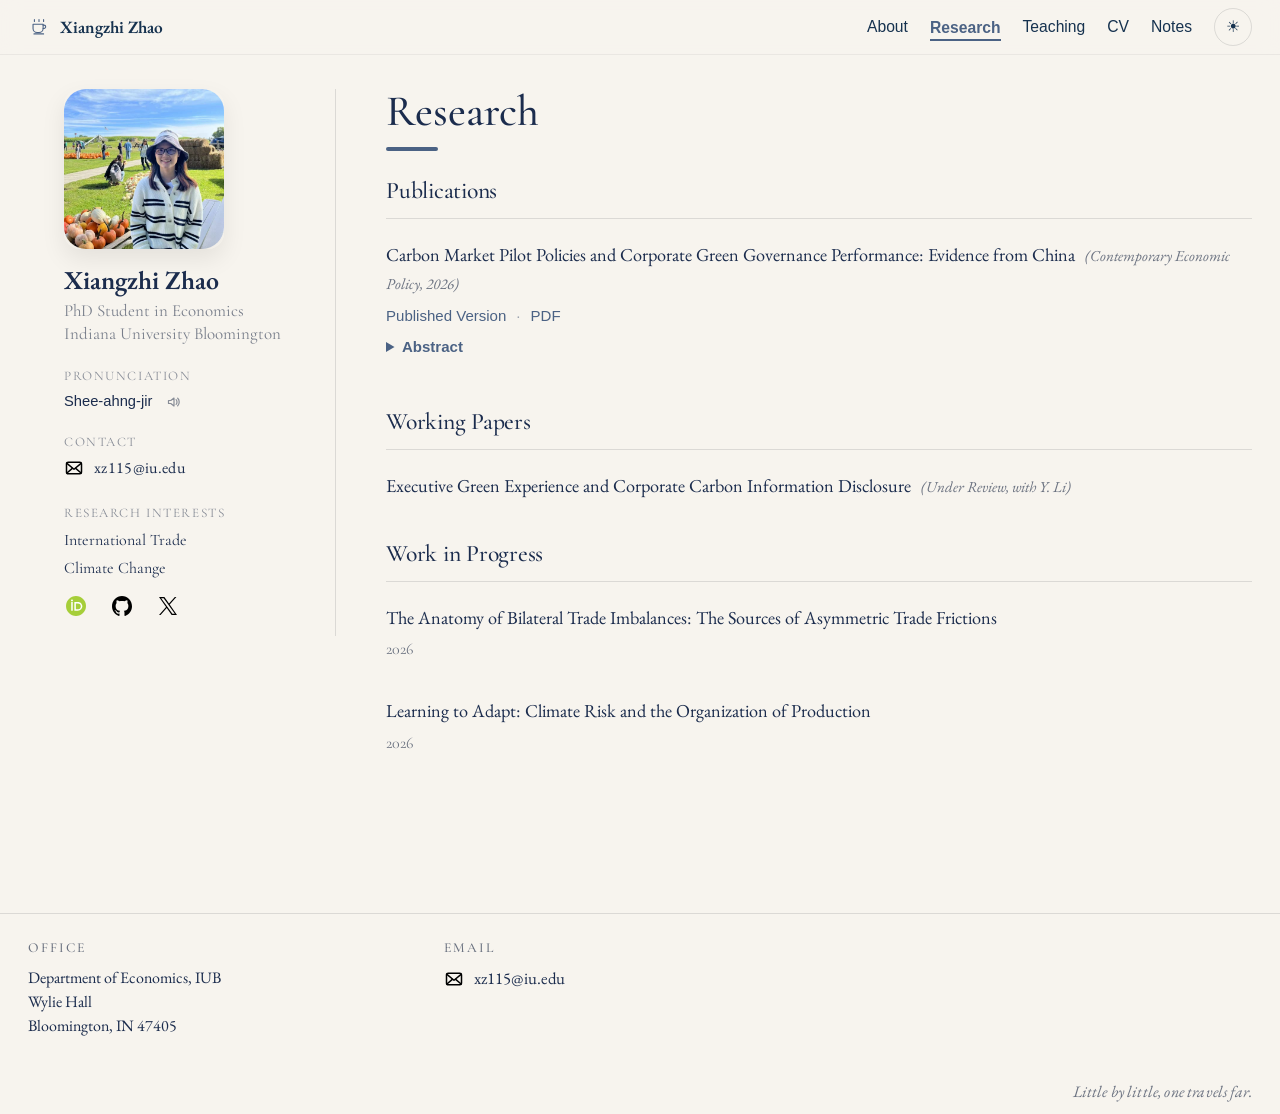
<file: research.html>
<!DOCTYPE html>
<html lang="en">
<head>
  <meta charset="UTF-8" />
  <meta name="viewport" content="width=device-width, initial-scale=1.0" />
  <title>Research - Xiangzhi Zhao</title>
  <link rel="stylesheet" href="style.css" />
  <link href="https://fonts.googleapis.com/css2?family=Cormorant+Garamond:wght@400;500;600&display=swap" rel="stylesheet">
  <link href="https://fonts.googleapis.com/css2?family=EB+Garamond:wght@400;500;600&display=swap" rel="stylesheet">

  <style>
    :root {
      --bg: #f7f4ee;
      --panel: #fbf8f3;
      --text: #1b2c4d;
      --muted: #6b7280;
      --link: #4b6284;
      --accent: #4b6284;
      --border: rgba(17, 24, 39, 0.12);
      --nav-bg: rgba(247, 244, 238, 0.92);
      --nav-border: rgba(17, 24, 39, 0.06);
      --shadow: 0 10px 24px rgba(0, 0, 0, 0.04);
    }

    body.dark-mode {
      --bg: #111111;
      --panel: #181818;
      --text: #f2f2f2;
      --muted: #a8a8a8;
      --link: #8db4ff;
      --accent: #8db4ff;
      --border: rgba(255, 255, 255, 0.12);
      --nav-bg: rgba(17, 17, 17, 0.94);
      --nav-border: rgba(255, 255, 255, 0.08);
      --shadow: 0 10px 24px rgba(0, 0, 0, 0.35);
    }

    * {
      box-sizing: border-box;
    }

    html {
      scroll-behavior: smooth;
    }

    body {
      margin: 0;
      background: var(--bg);
      color: var(--text);
      transition: background 0.2s ease, color 0.2s ease;
      font-family: "EB Garamond", Georgia, serif;
    }

    a {
      color: var(--link);
      text-decoration: none;
    }

    a:hover {
      text-decoration: underline;
    }

    .topnav {
      position: sticky;
      top: 0;
      z-index: 100;
      background: var(--nav-bg);
      backdrop-filter: blur(10px);
      border-bottom: 1px solid var(--nav-border);
      transition: background 0.25s ease, box-shadow 0.25s ease, border-color 0.25s ease;
    }

    .topnav.scrolled {
      background: #16324f;
      border-bottom: none;
      box-shadow: 0 8px 24px rgba(0, 0, 0, 0.08);
    }

    .topnav-inner {
      max-width: 1500px;
      margin: 0 auto;
      padding: 8px 28px;
      display: flex;
      align-items: center;
      justify-content: space-between;
      gap: 24px;
    }

    .brand {
      display: flex;
      align-items: center;
      gap: 10px;
      font-family: "EB Garamond", "Cormorant Garamond", Georgia, serif;
      font-size: 1.08rem;
      font-weight: 600;
      color: #16324f;
      white-space: nowrap;
    }

    .navlinks {
      display: flex;
      align-items: center;
      gap: 22px;
      flex-wrap: wrap;
    }

    .navlink {
      font-family: Arial, Helvetica, sans-serif;
      font-size: 0.98rem;
      color: #16324f;
      text-decoration: none;
      padding: 6px 0;
      position: relative;
    }

    .navlink.active {
      color: var(--accent);
      font-weight: 600;
    }

    .theme-toggle {
      border: 1px solid rgba(17, 24, 39, 0.12);
      background: transparent;
      color: #16324f;
      border-radius: 999px;
      width: 38px;
      height: 38px;
      cursor: pointer;
      font-size: 1rem;
      display: inline-flex;
      align-items: center;
      justify-content: center;
      flex: 0 0 auto;
    }

    .topnav.scrolled .brand,
    .topnav.scrolled .navlink,
    .topnav.scrolled .theme-toggle {
      color: rgba(255, 255, 255, 0.92);
    }

    .topnav.scrolled .navlink.active {
      color: #7cc4ff;
    }

    .topnav.scrolled .theme-toggle {
      border-color: rgba(255, 255, 255, 0.18);
    }

    .layout {
      max-width: 1350px;
      margin: 0 auto;
      padding: 34px 28px 48px 56px;
      display: grid;
      grid-template-columns: 280px minmax(0, 1fr);
      gap: 42px;
      align-items: start;
    }

    .sidebar {
      position: sticky;
      top: 84px;
      align-self: start;
      min-width: 0;
      padding: 0 18px 0 8px;
      border-right: 1px solid var(--border);
    }

    .profile-photo {
      max-width: 160px;
    }

    .profile-photo img {
      width: 100%;
      aspect-ratio: 3 / 4;
      object-fit: cover;
      border-radius: 22px;
      display: block;
      box-shadow: var(--shadow);
    }

    .sidebar-name {
      margin: 18px 0 6px;
      font-family: "EB Garamond", serif;
      font-size: 1.62rem;
      font-weight: 600;
      line-height: 1.06;
      color: var(--text);
    }

    .sidebar-pronunciation {
      display: flex;
      align-items: center;
      gap: 8px;
      margin: 0 0 12px;
      font-family: "Cormorant Garamond", serif;
      font-size: 0.98rem;
      font-style: italic;
      color: var(--muted);
      line-height: 1.3;
    }

    .pronunciation-text {
      color: var(--muted);
    }

    .speaker-icon {
      width: 16px;
      height: 16px;
      cursor: pointer;
      flex: 0 0 auto;
      color: var(--muted);
    }

    .sidebar-role {
      font-family: "Cormorant Garamond", serif;
      font-size: 1.06rem;
      line-height: 1.35;
      color: var(--muted);
      margin-bottom: 18px;
    }

    .sidebar-section {
      margin-top: 22px;
    }

    .sidebar-label {
      font-family: "Cormorant Garamond", serif;
      font-size: 0.82rem;
      letter-spacing: 0.12em;
      text-transform: uppercase;
      color: var(--muted);
      margin-bottom: 8px;
    }

    .contact-item {
      display: inline-flex;
      align-items: center;
      gap: 10px;
      color: var(--text);
      font-family: "Cormorant Garamond", serif;
      font-size: 1.02rem;
      line-height: 1.3;
      text-decoration: none;
    }

    .contact-item:hover {
      text-decoration: none;
      opacity: 0.9;
    }

    .contact-icon {
      width: 20px;
      height: 20px;
      display: block;
      flex: 0 0 auto;
    }

    .research-list {
      display: flex;
      flex-direction: column;
      gap: 4px;
      font-family: "Cormorant Garamond", serif;
      font-size: 1rem;
      color: var(--text);
      line-height: 1.45;
    }

    .social-links {
      display: flex;
      gap: 16px;
      align-items: center;
      justify-content: flex-start;
      flex-wrap: wrap;
      margin-top: 16px;
    }

    .social-links a {
      display: inline-flex;
      align-items: center;
      justify-content: center;
      width: 28px;
      height: 28px;
      border-radius: 999px;
      margin: 0;
    }

    .social-links img {
      width: 28px;
      height: 28px;
      display: block;
    }

    .content {
      min-width: 0;
      padding-bottom: 40px;
      padding-left: 8px;
      max-width: 880px;
      width: 100%;
    }

    .page-title {
      font-family: "Cormorant Garamond", Georgia, serif;
      font-size: 2.72rem;
      line-height: 1.05;
      margin: 0;
      color: var(--text);
      font-weight: 500;
    }

    .title-accent {
      width: 52px;
      height: 4px;
      background: var(--accent);
      border-radius: 999px;
      margin: 12px 0 28px;
    }

    .research-block {
  margin-bottom: 30px;
}

    .research-heading {
      font-family: "Cormorant Garamond", Georgia, serif;
      font-size: 1.48rem;
      line-height: 1.05;
      margin: 0 0 14px;
      color: var(--text);
      font-weight: 500;
    }
    
    .section-rule {
  width: 100%;
  height: 1px;
  background: var(--border);
  margin: 10px 0 22px;
}
    
    .paper-item + .paper-item {
      margin-top: 18px;
    }

    .paper-title {
      font-family: "EB Garamond", "Cormorant Garamond", Georgia, serif;
      font-size: 1.14rem;
      line-height: 1.55;
      color: var(--text);
      margin: 0;
    }

    .journal {
      color: var(--muted);
      font-size: 0.95rem;
      white-space: normal;
      font-style: italic;
    }

    .paper-links {
      margin-top: 10px;
      display: flex;
      gap: 10px;
      flex-wrap: wrap;
      align-items: center;
      font-family: Arial, Helvetica, sans-serif;
      font-size: 0.94rem;
      color: var(--muted);
    }

    .paper-links a {
      color: var(--link);
    }

    .paper-abstract {
      margin-top: 10px;
      font-family: "EB Garamond", "Cormorant Garamond", Georgia, serif;
      font-size: 1.07rem;
      line-height: 1.72;
      color: var(--text);
    }

    .paper-abstract summary {
      cursor: pointer;
      color: var(--link);
      font-family: Arial, Helvetica, sans-serif;
      font-size: 0.94rem;
      outline: none;
      margin-bottom: 8px;
    }

    .paper-abstract p {
      margin: 0;
    }

    .paper-meta {
      margin-top: 6px;
      font-family: "Cormorant Garamond", Georgia, serif;
      font-size: 1rem;
      color: var(--muted);
      line-height: 1.45;
    }

    .work-list {
      display: flex;
      flex-direction: column;
      gap: 18px;
    }

    .site-footer {
      border-top: 1px solid var(--border);
      padding: 24px 0 10px;
      margin-top: 40px;
    }

    .footer-content {
      max-width: 1350px;
      margin: 0 auto;
      padding: 0 28px;
      display: grid;
      grid-template-columns: 1fr 1fr 1fr;
      gap: 24px;
      align-items: start;
      color: var(--text);
    }

    .footer-heading {
      font-family: "Cormorant Garamond", Georgia, serif;
      font-size: 0.86rem;
      letter-spacing: 0.14em;
      text-transform: uppercase;
      color: var(--muted);
      margin-bottom: 8px;
    }

    .footer-office,
    .footer-email,
    .footer-quote {
      font-family: "EB Garamond", Georgia, serif;
      font-size: 1rem;
      line-height: 1.5;
    }

    .footer-email-link {
      display: inline-flex;
      align-items: center;
      gap: 10px;
      color: var(--text);
      text-decoration: none;
    }

    .footer-email-icon {
      width: 20px;
      height: 20px;
      display: block;
    }

    .footer-quote {
      text-align: right;
      font-style: italic;
      color: var(--muted);
    }

    @media (max-width: 1100px) {
      .layout {
        grid-template-columns: 1fr;
        gap: 28px;
        padding-left: 28px;
      }

      .sidebar {
        position: static;
        max-width: 460px;
        padding-right: 0;
        border-right: none;
      }

      .content {
        padding-left: 0;
        max-width: 100%;
      }
    }

    @media (max-width: 900px) {
      .footer-content {
        grid-template-columns: 1fr;
      }

      .footer-quote {
        text-align: left;
      }
    }

    @media (max-width: 800px) {
      .topnav-inner {
        padding: 12px 16px;
        flex-direction: column;
        align-items: flex-start;
      }

      .layout {
        padding: 18px 16px 36px;
      }

      .page-title {
        font-size: 2.35rem;
      }

      .research-heading {
        font-size: 1.55rem;
      }

      .paper-title {
        font-size: 1.08rem;
      }

      .sidebar-name {
        font-size: 1.5rem;
      }

      .footer-content {
        padding: 0 16px;
      }
    }
  </style>
</head>

<body>
  <header class="topnav">
    <div class="topnav-inner">
      <div class="brand">
        <svg xmlns="http://www.w3.org/2000/svg" width="22" height="22" viewBox="0 0 24 24"
             fill="none" stroke="currentColor" stroke-width="1.2"
             stroke-linecap="round" stroke-linejoin="round" aria-hidden="true">
          <path d="M7 4v2"/>
          <path d="M12 4v2"/>
          <path d="M17 4v2"/>
          <path d="M5.5 9h11v4.5a4.5 4.5 0 0 1-4.5 4.5H10a4.5 4.5 0 0 1-4.5-4.5V9z"/>
          <path d="M16.5 10h1a1.8 1.8 0 0 1 0 3.6h-1"/>
          <path d="M6.5 19.5h10.5"/>
        </svg>
        <span>Xiangzhi Zhao</span>
      </div>

      <nav class="navlinks" aria-label="Primary">
        <a class="navlink" href="index.html">About</a>
        <a class="navlink active" href="research.html">Research</a>
        <a class="navlink" href="teaching.html">Teaching</a>
        <a class="navlink" href="cv.html">CV</a>
        <a class="navlink" href="Notes.html">Notes</a>
        <button id="theme-toggle" class="theme-toggle" type="button" aria-label="Toggle theme" aria-pressed="false">☀</button>
      </nav>
    </div>
  </header>

  <main class="layout">
    <aside class="sidebar">
      <div class="profile-photo">
        <img src="XZ_profile.jpg" alt="Xiangzhi Zhao">
      </div>

      <div class="sidebar-name">Xiangzhi Zhao</div>
      <div class="sidebar-role">
        PhD Student in Economics<br>
        Indiana University Bloomington
      </div>

      <div class="sidebar-section">
        <div class="sidebar-label">Pronunciation</div>
        <div class="pronunciation-row">
          <span>Shee-ahng-jir</span>
          <svg class="speaker-icon"
               onclick="document.getElementById('nameAudio').play()"
               xmlns="http://www.w3.org/2000/svg"
               viewBox="0 0 16 16"
               fill="none"
               aria-hidden="true">
            <path d="M2.5 6.5V9.5H4.8L8 12V4L4.8 6.5H2.5Z" stroke="currentColor" stroke-width="1.2" stroke-linejoin="round"/>
            <path d="M10.1 5.6C10.7 6.1 11 6.9 11 8C11 9.1 10.7 9.9 10.1 10.4" stroke="currentColor" stroke-width="1.2" stroke-linecap="round"/>
            <path d="M11.7 4.2C12.7 5.1 13.2 6.3 13.2 8C13.2 9.7 12.7 10.9 11.7 11.8" stroke="currentColor" stroke-width="1.2" stroke-linecap="round"/>
          </svg>
          <audio id="nameAudio">
            <source src="xiangzhi.mp3" type="audio/mpeg">
          </audio>
        </div>
      </div>

      <div class="sidebar-section">
        <div class="sidebar-label">Contact</div>
        <a class="contact-item email" href="mailto:xz115@iu.edu" aria-label="Email Xiangzhi Zhao">
          <img class="contact-icon" src="envelope_icon.svg" alt="" aria-hidden="true">
          <span class="contact-text">xz115@iu.edu</span>
        </a>
      </div>

      <div class="sidebar-section">
        <div class="sidebar-label">Research Interests</div>
        <div class="research-list">
          <div>International Trade</div>
          <div>Climate Change</div>
        </div>

        <div class="social-links" aria-label="Academic and social links">
          <a href="https://orcid.org/0009-0001-5865-4096" target="_blank" rel="noopener noreferrer" aria-label="ORCID profile">
            <img src="ORCID.svg" alt="ORCID">
          </a>
          <a href="https://github.com/xiangzhizhao" target="_blank" rel="noopener noreferrer" aria-label="GitHub profile">
            <img src="github.svg" alt="GitHub">
          </a>
          <a href="https://x.com/XZ7035836496867" target="_blank" rel="noopener noreferrer" aria-label="X profile">
            <img src="X.svg" alt="X">
          </a>
        </div>
      </div>
    </aside>

    <section class="content">
      <h1 class="page-title">Research</h1>
      <div class="title-accent"></div>

      <section class="research-block">
  <h2 class="research-heading">Publications</h2>
  <div class="section-rule"></div>

        <div class="paper-item">
          <div class="paper-title">
            Carbon Market Pilot Policies and Corporate Green Governance Performance:
            Evidence from China
            <span class="journal">(<em>Contemporary Economic Policy</em>, 2026)</span>
          </div>

          <div class="paper-links">
            <a href="https://doi.org/10.1111/coep.70036" target="_blank" rel="noopener noreferrer">
              Published Version
            </a>
            <span>·</span>
            <a href="Carbon_Market_CEP_2026.pdf" target="_blank" rel="noopener noreferrer">
              PDF
            </a>
          </div>

          <details class="paper-abstract" id="abstract">
            <summary>Abstract</summary>
            <p>
              This study employs a multi-period difference-in-differences model to analyze
              2009–2022 corporate data, assessing the impact of China's carbon market pilot
              policy on corporate green governance performance, including environmental
              disclosure, green innovation, and stakeholder engagement. The policy enhances
              green governance through two channels by easing corporate financing constraints
              and stimulating green technology innovation, with results robust to propensity
              score matching difference-in-differences and spatial placebo tests. Notably,
              effects are stronger for non-state-owned enterprises, central-region firms, and
              firms led by environmentally proactive executives. We propose tiered carbon
              pricing and targeted green financing to address regional and ownership-based
              disparities, guiding strengthening of market-based green governance in emerging
              economies.
            </p>
          </details>
        </div>
      </section>

     <section class="research-block">
  <h2 class="research-heading">Working Papers</h2>
  <div class="section-rule"></div>


        <div class="paper-item">
          <div class="paper-title">
            Executive Green Experience and Corporate Carbon Information Disclosure
            <span class="journal">(<em>Under Review</em>, with Y. Li)</span>
          </div>
        </div>
      </section>

      <section class="research-block">
  <h2 class="research-heading">Work in Progress</h2>
  <div class="section-rule"></div>


      <div class="work-list">
  <div class="paper-item">
    <div class="paper-title">
      The Anatomy of Bilateral Trade Imbalances: The Sources of Asymmetric Trade Frictions
    </div>
    <div class="paper-meta">2026</div>
  </div>

  <div class="paper-item">
    <div class="paper-title">
      Learning to Adapt: Climate Risk and the Organization of Production
    </div>
    <div class="paper-meta">2026</div>
  </div>
</div>
      </section>
    </section>
  </main>

  <footer class="site-footer">
    <div class="footer-content">
      <div class="footer-office">
        <div class="footer-heading">Office</div>
        <div>
          Department of Economics, IUB<br>
          Wylie Hall<br>
          Bloomington, IN 47405
        </div>
      </div>

      <div class="footer-email">
        <div class="footer-heading">Email</div>
        <a class="footer-email-link" href="mailto:xz115@iu.edu">
          <img class="footer-email-icon" src="envelope_icon.svg" alt="" aria-hidden="true">
          <span>xz115@iu.edu</span>
        </a>
      </div>

      <div class="footer-quote">Little by little, one travels far.</div>
    </div>
  </footer>

  <script>
    window.addEventListener("scroll", function () {
      const nav = document.querySelector(".topnav");
      if (!nav) return;
      if (window.scrollY > 10) nav.classList.add("scrolled");
      else nav.classList.remove("scrolled");
    });

    const toggleBtn = document.getElementById("theme-toggle");

    function updateThemeButton() {
      if (!toggleBtn) return;
      const isDark = document.body.classList.contains("dark-mode");
      toggleBtn.textContent = isDark ? "☾" : "☀";
      toggleBtn.setAttribute("aria-pressed", String(isDark));
    }

    const savedTheme = localStorage.getItem("theme");
    if (savedTheme === "dark") {
      document.body.classList.add("dark-mode");
    }

    updateThemeButton();

    if (toggleBtn) {
      toggleBtn.addEventListener("click", function () {
        document.body.classList.toggle("dark-mode");
        const isDark = document.body.classList.contains("dark-mode");
        localStorage.setItem("theme", isDark ? "dark" : "light");
        updateThemeButton();
      });
    }
  </script>
</body>
</html>
</file>
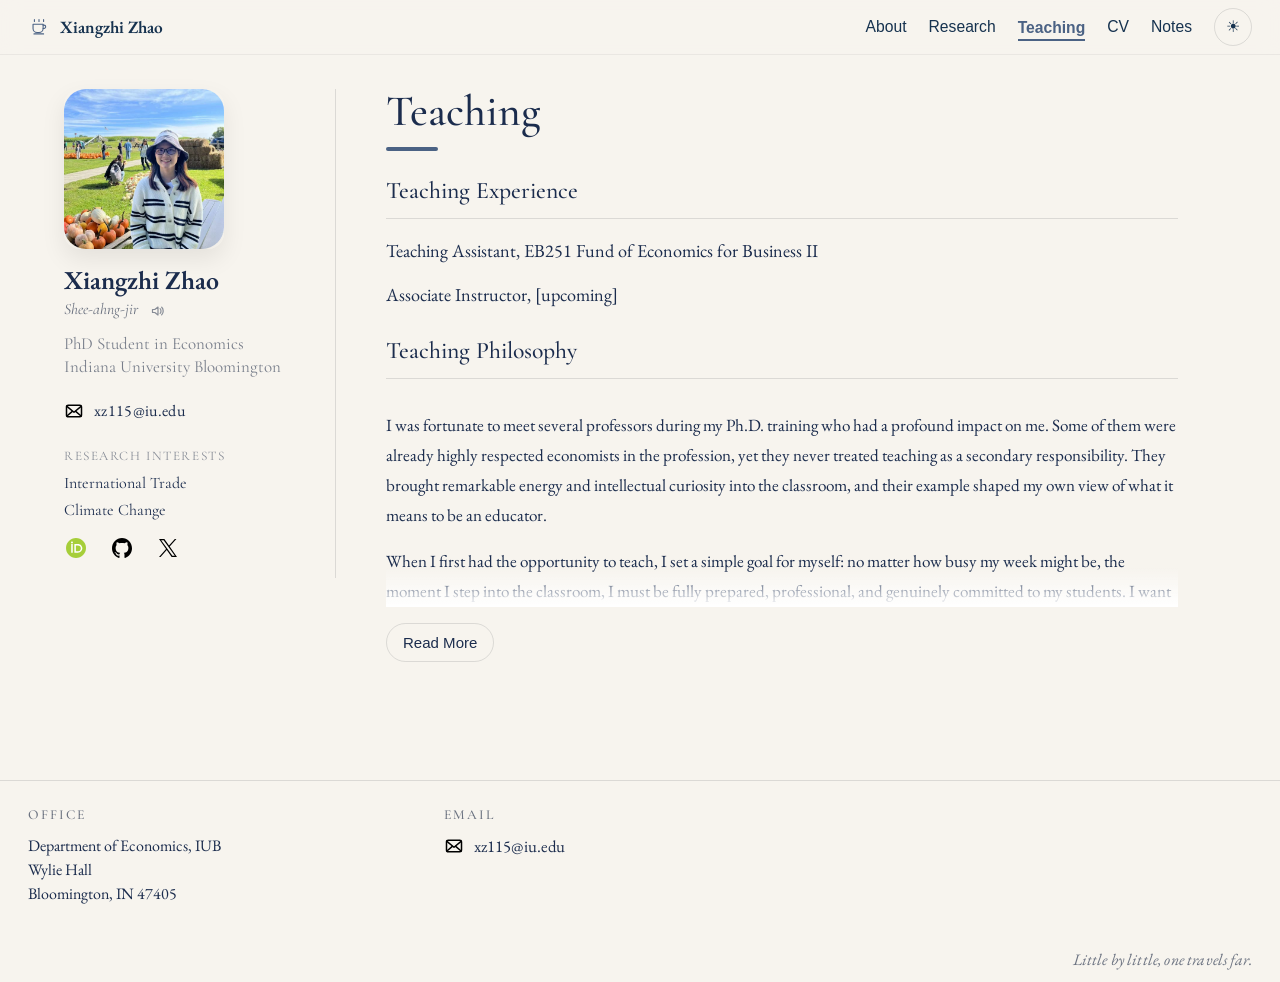
<file: teaching.html>
<!DOCTYPE html>
<html lang="en">
<head>
  <meta charset="UTF-8" />
  <meta name="viewport" content="width=device-width, initial-scale=1.0" />
  <title>Teaching - Xiangzhi Zhao</title>
  <link rel="stylesheet" href="style.css" />
  <link href="https://fonts.googleapis.com/css2?family=Cormorant+Garamond:wght@400;500;600&display=swap" rel="stylesheet">
  <link href="https://fonts.googleapis.com/css2?family=EB+Garamond:wght@400;500;600&display=swap" rel="stylesheet">

  <style>
    :root {
      --bg: #f7f4ee;
      --panel: #fbf8f3;
      --text: #1b2c4d;
      --muted: #6b7280;
      --link: #4b6284;
      --accent: #4b6284;
      --border: rgba(17, 24, 39, 0.12);
      --nav-bg: rgba(247, 244, 238, 0.92);
      --nav-border: rgba(17, 24, 39, 0.06);
      --shadow: 0 10px 24px rgba(0, 0, 0, 0.04);
    }

    body.dark-mode {
      --bg: #111111;
      --panel: #181818;
      --text: #f2f2f2;
      --muted: #a8a8a8;
      --link: #8db4ff;
      --accent: #8db4ff;
      --border: rgba(255, 255, 255, 0.12);
      --nav-bg: rgba(17, 17, 17, 0.94);
      --nav-border: rgba(255, 255, 255, 0.08);
      --shadow: 0 10px 24px rgba(0, 0, 0, 0.35);
    }

    * {
      box-sizing: border-box;
    }

    html {
      scroll-behavior: smooth;
    }

    body {
      margin: 0;
      background: var(--bg);
      color: var(--text);
      transition: background 0.2s ease, color 0.2s ease;
      font-family: "EB Garamond", Georgia, serif;
    }

    a {
      color: var(--link);
      text-decoration: none;
    }

    a:hover {
      text-decoration: underline;
    }

    .topnav {
      position: sticky;
      top: 0;
      z-index: 100;
      background: var(--nav-bg);
      backdrop-filter: blur(10px);
      border-bottom: 1px solid var(--nav-border);
      transition: background 0.25s ease, box-shadow 0.25s ease, border-color 0.25s ease;
    }

    .topnav.scrolled {
      background: #16324f;
      border-bottom: none;
      box-shadow: 0 8px 24px rgba(0, 0, 0, 0.08);
    }

    .topnav-inner {
      max-width: 1500px;
      margin: 0 auto;
      padding: 8px 28px;
      display: flex;
      align-items: center;
      justify-content: space-between;
      gap: 24px;
    }

    .brand {
      display: flex;
      align-items: center;
      gap: 10px;
      font-family: "EB Garamond", "Cormorant Garamond", Georgia, serif;
      font-size: 1.08rem;
      font-weight: 600;
      color: #16324f;
      white-space: nowrap;
    }

    .navlinks {
      display: flex;
      align-items: center;
      gap: 22px;
      flex-wrap: wrap;
    }

    .navlink {
      font-family: Arial, Helvetica, sans-serif;
      font-size: 0.98rem;
      color: #16324f;
      text-decoration: none;
      padding: 6px 0;
      position: relative;
    }

    .navlink.active {
      color: var(--accent);
      font-weight: 600;
    }

    .theme-toggle {
      border: 1px solid rgba(17, 24, 39, 0.12);
      background: transparent;
      color: #16324f;
      border-radius: 999px;
      width: 38px;
      height: 38px;
      cursor: pointer;
      font-size: 1rem;
      display: inline-flex;
      align-items: center;
      justify-content: center;
      flex: 0 0 auto;
    }

    .topnav.scrolled .brand,
    .topnav.scrolled .navlink,
    .topnav.scrolled .theme-toggle {
      color: rgba(255, 255, 255, 0.92);
    }

    .topnav.scrolled .navlink.active {
      color: #7cc4ff;
    }

    .topnav.scrolled .theme-toggle {
      border-color: rgba(255, 255, 255, 0.18);
    }

    .layout {
      max-width: 1500px;
      margin: 0 auto;
      padding: 34px 28px 48px 56px;
      display: grid;
      grid-template-columns: 280px minmax(0, 1fr);
      gap: 42px;
      align-items: start;
    }

    .sidebar {
      position: sticky;
      top: 84px;
      align-self: start;
      min-width: 0;
      padding: 0 18px 0 8px;
      border-right: 1px solid var(--border);
    }

    .profile-photo {
      max-width: 160px;
    }

    .profile-photo img {
      width: 100%;
      aspect-ratio: 3 / 4;
      object-fit: cover;
      border-radius: 22px;
      display: block;
      box-shadow: var(--shadow);
    }

    .sidebar-name {
      margin: 18px 0 6px;
      font-family: "EB Garamond", serif;
      font-size: 1.62rem;
      font-weight: 600;
      line-height: 1.06;
      color: var(--text);
    }

    .sidebar-pronunciation {
      display: flex;
      align-items: center;
      gap: 8px;
      margin: 0 0 12px;
      font-family: "Cormorant Garamond", serif;
      font-size: 0.98rem;
      font-style: italic;
      color: var(--muted);
      line-height: 1.3;
    }

    .pronunciation-text {
      color: var(--muted);
    }

    .speaker-icon {
      width: 16px;
      height: 16px;
      cursor: pointer;
      flex: 0 0 auto;
      color: var(--muted);
    }

    .sidebar-role {
      font-family: "Cormorant Garamond", serif;
      font-size: 1.06rem;
      line-height: 1.35;
      color: var(--muted);
      margin-bottom: 18px;
    }

    .sidebar-section {
      margin-top: 22px;
    }

    .sidebar-label {
      font-family: "Cormorant Garamond", serif;
      font-size: 0.82rem;
      letter-spacing: 0.12em;
      text-transform: uppercase;
      color: var(--muted);
      margin-bottom: 8px;
    }

    .contact-item {
      display: inline-flex;
      align-items: center;
      gap: 10px;
      color: var(--text);
      font-family: "Cormorant Garamond", serif;
      font-size: 1.02rem;
      line-height: 1.3;
      text-decoration: none;
    }

    .contact-item:hover {
      text-decoration: none;
      opacity: 0.9;
    }

    .contact-icon {
      width: 20px;
      height: 20px;
      display: block;
      flex: 0 0 auto;
    }

    .research-list {
      display: flex;
      flex-direction: column;
      gap: 4px;
      font-family: "Cormorant Garamond", serif;
      font-size: 1rem;
      color: var(--text);
      line-height: 1.45;
    }

    .social-links {
      display: flex;
      gap: 16px;
      align-items: center;
      justify-content: flex-start;
      flex-wrap: wrap;
      margin-top: 16px;
    }

    .social-links a {
      display: inline-flex;
      align-items: center;
      justify-content: center;
      width: 28px;
      height: 28px;
      border-radius: 999px;
      margin: 0;
    }

    .social-links img {
      width: 28px;
      height: 28px;
      display: block;
    }

  .content {
    min-width: 0;
    padding-bottom: 0;
    padding-left: 8px;

    max-width: 800px;
    width: 100%;
}

    .page-title {
      font-family: "Cormorant Garamond", Georgia, serif;
      font-size: 2.72rem;
      line-height: 1.05;
      margin: 0;
      color: var(--text);
      font-weight: 500;
    }

    .title-accent {
      width: 52px;
      height: 4px;
      background: var(--accent);
      border-radius: 999px;
      margin: 12px 0 28px;
    }

    .teaching-block {
      margin-bottom: 30px;
    }

    .section-heading {
      font-family: "Cormorant Garamond", Georgia, serif;
      font-size: 1.48rem;
      line-height: 1.05;
      margin: 0;
      color: var(--text);
      font-weight: 500;
    }

    .section-rule {
      width: 100%;
      height: 1px;
      background: var(--border);
      margin: 14px 0 18px;
    }

    .paper-list {
      display: flex;
      flex-direction: column;
      gap: 16px;
    }

    .paper-card {
      background: transparent;
      padding: 0;
      border: none;
    }

    .paper-title {
      font-family: "EB Garamond", "Cormorant Garamond", Georgia, serif;
      font-size: 1.14rem;
      line-height: 1.55;
      color: var(--text);
      margin: 0;
    }

    .philosophy-preview {
      max-height: 210px;
      overflow: hidden;
      position: relative;
      transition: max-height 0.35s ease;
    }

    .philosophy-preview.expanded {
      max-height: 1200px;
    }

    .philosophy-text p {
      font-family: "EB Garamond", "Cormorant Garamond", Georgia, serif;
      font-size: 1.07rem;
      line-height: 1.75;
      color: var(--text);
      margin: 0 0 16px;
    }

    .philosophy-text p:last-child {
      margin-bottom: 0;
    }

    .read-more-btn {
      margin-top: 16px;
      border: 1px solid var(--border);
      background: transparent;
      color: var(--text);
      padding: 10px 16px;
      border-radius: 999px;
      font-family: Arial, Helvetica, sans-serif;
      font-size: 0.94rem;
      cursor: pointer;
      transition: background 0.2s ease, transform 0.2s ease;
    }

    .read-more-btn:hover {
      background: rgba(0, 0, 0, 0.03);
      transform: translateY(-1px);
    }

    .site-footer {
      border-top: 1px solid var(--border);
      padding: 24px 0 10px;
      margin-top: 40px;
    }

    .footer-content {
      max-width: 1500px;
      margin: 0 auto;
      padding: 0 28px;
      display: grid;
      grid-template-columns: 1fr 1fr 1fr;
      gap: 24px;
      align-items: start;
      color: var(--text);
    }

    .footer-heading {
      font-family: "Cormorant Garamond", Georgia, serif;
      font-size: 0.86rem;
      letter-spacing: 0.14em;
      text-transform: uppercase;
      color: var(--muted);
      margin-bottom: 8px;
    }

    .footer-office,
    .footer-email,
    .footer-quote {
      font-family: "EB Garamond", Georgia, serif;
      font-size: 1rem;
      line-height: 1.5;
    }

    .footer-email-link {
      display: inline-flex;
      align-items: center;
      gap: 10px;
      color: var(--text);
      text-decoration: none;
    }

    .footer-email-icon {
      width: 20px;
      height: 20px;
      display: block;
    }

    .footer-quote {
      text-align: right;
      font-style: italic;
      color: var(--muted);
    }

    @media (max-width: 1100px) {
      .layout {
        grid-template-columns: 1fr;
        gap: 28px;
        padding-left: 28px;
      }

      .sidebar {
        position: static;
        max-width: 460px;
        padding-right: 0;
        border-right: none;
      }

      .content {
        padding-left: 0;
      }
    }

    @media (max-width: 900px) {
      .footer-content {
        grid-template-columns: 1fr;
      }

      .footer-quote {
        text-align: left;
      }
    }

    @media (max-width: 800px) {
      .topnav-inner {
        padding: 12px 16px;
        flex-direction: column;
        align-items: flex-start;
      }

      .layout {
        padding: 18px 16px 36px;
      }

      .page-title {
        font-size: 2.25rem;
      }

      .section-heading {
        font-size: 1.32rem;
      }

      .paper-title {
        font-size: 1.05rem;
      }

      .sidebar-name {
        font-size: 1.5rem;
      }

      .footer-content {
        padding: 0 16px;
      }
    }
  </style>
</head>
<body>
  <header class="topnav">
    <div class="topnav-inner">
      <div class="brand">
        <svg xmlns="http://www.w3.org/2000/svg" width="22" height="22" viewBox="0 0 24 24"
             fill="none" stroke="currentColor" stroke-width="1.2"
             stroke-linecap="round" stroke-linejoin="round" aria-hidden="true">
          <path d="M7 4v2"/>
          <path d="M12 4v2"/>
          <path d="M17 4v2"/>
          <path d="M5.5 9h11v4.5a4.5 4.5 0 0 1-4.5 4.5H10a4.5 4.5 0 0 1-4.5-4.5V9z"/>
          <path d="M16.5 10h1a1.8 1.8 0 0 1 0 3.6h-1"/>
          <path d="M6.5 19.5h10.5"/>
        </svg>
        <span>Xiangzhi Zhao</span>
      </div>

      <nav class="navlinks" aria-label="Primary">
        <a class="navlink" href="index.html">About</a>
        <a class="navlink" href="research.html">Research</a>
        <a class="navlink active" href="teaching.html">Teaching</a>
        <a class="navlink" href="cv.html">CV</a>
        <a class="navlink" href="Notes.html">Notes</a>
        <button id="theme-toggle" class="theme-toggle" type="button" aria-label="Toggle theme" aria-pressed="false">☀</button>
      </nav>
    </div>
  </header>

  <main class="layout">
    <aside class="sidebar">
      <div class="profile-photo">
        <img src="XZ_profile.jpg" alt="Xiangzhi Zhao">
      </div>

      <div class="sidebar-name">Xiangzhi Zhao</div>

      <div class="sidebar-pronunciation">
        <span class="pronunciation-text">Shee-ahng-jir</span>
        <svg class="speaker-icon"
             onclick="document.getElementById('nameAudio').play()"
             xmlns="http://www.w3.org/2000/svg"
             viewBox="0 0 16 16"
             fill="none"
             aria-hidden="true">
          <path d="M2.5 6.5V9.5H4.8L8 12V4L4.8 6.5H2.5Z" stroke="currentColor" stroke-width="1.2" stroke-linejoin="round"/>
          <path d="M10.1 5.6C10.7 6.1 11 6.9 11 8C11 9.1 10.7 9.9 10.1 10.4" stroke="currentColor" stroke-width="1.2" stroke-linecap="round"/>
          <path d="M11.7 4.2C12.7 5.1 13.2 6.3 13.2 8C13.2 9.7 12.7 10.9 11.7 11.8" stroke="currentColor" stroke-width="1.2" stroke-linecap="round"/>
        </svg>
        <audio id="nameAudio">
          <source src="xiangzhi.mp3" type="audio/mpeg">
        </audio>
      </div>

      <div class="sidebar-role">
        PhD Student in Economics<br>
        Indiana University Bloomington
      </div>

      <div class="sidebar-section">
        <a class="contact-item email" href="mailto:xz115@iu.edu" aria-label="Email Xiangzhi Zhao">
          <img class="contact-icon" src="envelope_icon.svg" alt="" aria-hidden="true">
          <span class="contact-text">xz115@iu.edu</span>
        </a>
      </div>

      <div class="sidebar-section">
        <div class="sidebar-label">Research Interests</div>
        <div class="research-list">
          <div>International Trade</div>
          <div>Climate Change</div>
        </div>

        <div class="social-links" aria-label="Academic and social links">
          <a href="https://orcid.org/0009-0001-5865-4096" target="_blank" rel="noopener noreferrer" aria-label="ORCID profile">
            <img src="ORCID.svg" alt="ORCID">
          </a>
          <a href="https://github.com/xiangzhizhao" target="_blank" rel="noopener noreferrer" aria-label="GitHub profile">
            <img src="github.svg" alt="GitHub">
          </a>
          <a href="https://x.com/XZ7035836496867" target="_blank" rel="noopener noreferrer" aria-label="X profile">
            <img src="X.svg" alt="X">
          </a>
        </div>
      </div>
    </aside>

    <section class="content">
      <h1 class="page-title">Teaching</h1>
      <div class="title-accent"></div>

      <section class="teaching-block">
        <h2 class="section-heading">Teaching Experience</h2>
        <div class="section-rule"></div>

        <div class="paper-list">
          <article class="paper-card">
            <div class="paper-title">Teaching Assistant, EB251 Fund of Economics for Business II</div>
          </article>

          <article class="paper-card">
            <div class="paper-title">Associate Instructor, [upcoming]</div>
          </article>
        </div>
      </section>

      <section class="teaching-block">
        <h2 class="section-heading">Teaching Philosophy</h2>
        <div class="section-rule"></div>

        <article class="paper-card">
          <div class="philosophy-preview" id="philosophy-text">
            <div class="philosophy-text">
              <p>
                I was fortunate to meet several professors during my Ph.D. training who had a profound impact on me. Some of them were already highly respected economists in the profession, yet they never treated teaching as a secondary responsibility. They brought remarkable energy and intellectual curiosity into the classroom, and their example shaped my own view of what it means to be an educator.
              </p>

              <p>
                When I first had the opportunity to teach, I set a simple goal for myself: no matter how busy my week might be, the moment I step into the classroom, I must be fully prepared, professional, and genuinely committed to my students. I want every class to be a place where students actively participate rather than passively listen.
              </p>

              <p>
                My goal is not simply to teach students how to apply formulas mechanically. More importantly, I want them to learn how economists think. Before arriving at an answer, I encourage students to explore different approaches, identify the key economic intuition, and recognize common pitfalls in reasoning. A correct answer, by itself, is often the least interesting part of the learning process. What matters more is understanding how to approach a problem and apply economic reasoning beyond the classroom.
              </p>

              <p>
                I particularly enjoy students who question assumptions and refuse to move on when there is a step in a derivation they do not fully understand. They should feel comfortable defending their views, debating alternative perspectives, and engaging critically with the material rather than acting as passive recipients of knowledge.
              </p>

              <p>
                As the saying goes, it is better to teach someone how to fish than simply give them a fish. That idea has always been at the core of my teaching philosophy. You never know whether one of the students sitting in front of you today will become an economist five or ten years from now. Being part of that journey is one of the most rewarding aspects of teaching.
              </p>
            </div>
          </div>

          <button class="read-more-btn" id="read-more-btn" type="button">Read More</button>
        </article>
      </section>
    </section>
  </main>

  <footer class="site-footer">
    <div class="footer-content">
      <div class="footer-office">
        <div class="footer-heading">Office</div>
        <div>
          Department of Economics, IUB<br>
          Wylie Hall<br>
          Bloomington, IN 47405
        </div>
      </div>

      <div class="footer-email">
        <div class="footer-heading">Email</div>
        <a class="footer-email-link" href="mailto:xz115@iu.edu">
          <img class="footer-email-icon" src="envelope_icon.svg" alt="" aria-hidden="true">
          <span>xz115@iu.edu</span>
        </a>
      </div>

      <div class="footer-quote">Little by little, one travels far.</div>
    </div>
  </footer>

  <script>
    window.addEventListener("scroll", function () {
      const nav = document.querySelector(".topnav");
      if (!nav) return;
      if (window.scrollY > 10) nav.classList.add("scrolled");
      else nav.classList.remove("scrolled");
    });

    const toggleBtn = document.getElementById("theme-toggle");

    function updateThemeButton() {
      if (!toggleBtn) return;
      const isDark = document.body.classList.contains("dark-mode");
      toggleBtn.textContent = isDark ? "☾" : "☀";
      toggleBtn.setAttribute("aria-pressed", String(isDark));
    }

    const savedTheme = localStorage.getItem("theme");
    if (savedTheme === "dark") {
      document.body.classList.add("dark-mode");
    }

    updateThemeButton();

    if (toggleBtn) {
      toggleBtn.addEventListener("click", function () {
        document.body.classList.toggle("dark-mode");
        const isDark = document.body.classList.contains("dark-mode");
        localStorage.setItem("theme", isDark ? "dark" : "light");
        updateThemeButton();
      });
    }

    const philosophy = document.getElementById("philosophy-text");
    const readMoreBtn = document.getElementById("read-more-btn");

    if (philosophy && readMoreBtn) {
      readMoreBtn.addEventListener("click", function () {
        philosophy.classList.toggle("expanded");
        readMoreBtn.textContent = philosophy.classList.contains("expanded")
          ? "Show Less"
          : "Read More";
      });
    }
  </script>
</body>
</html>
</file>
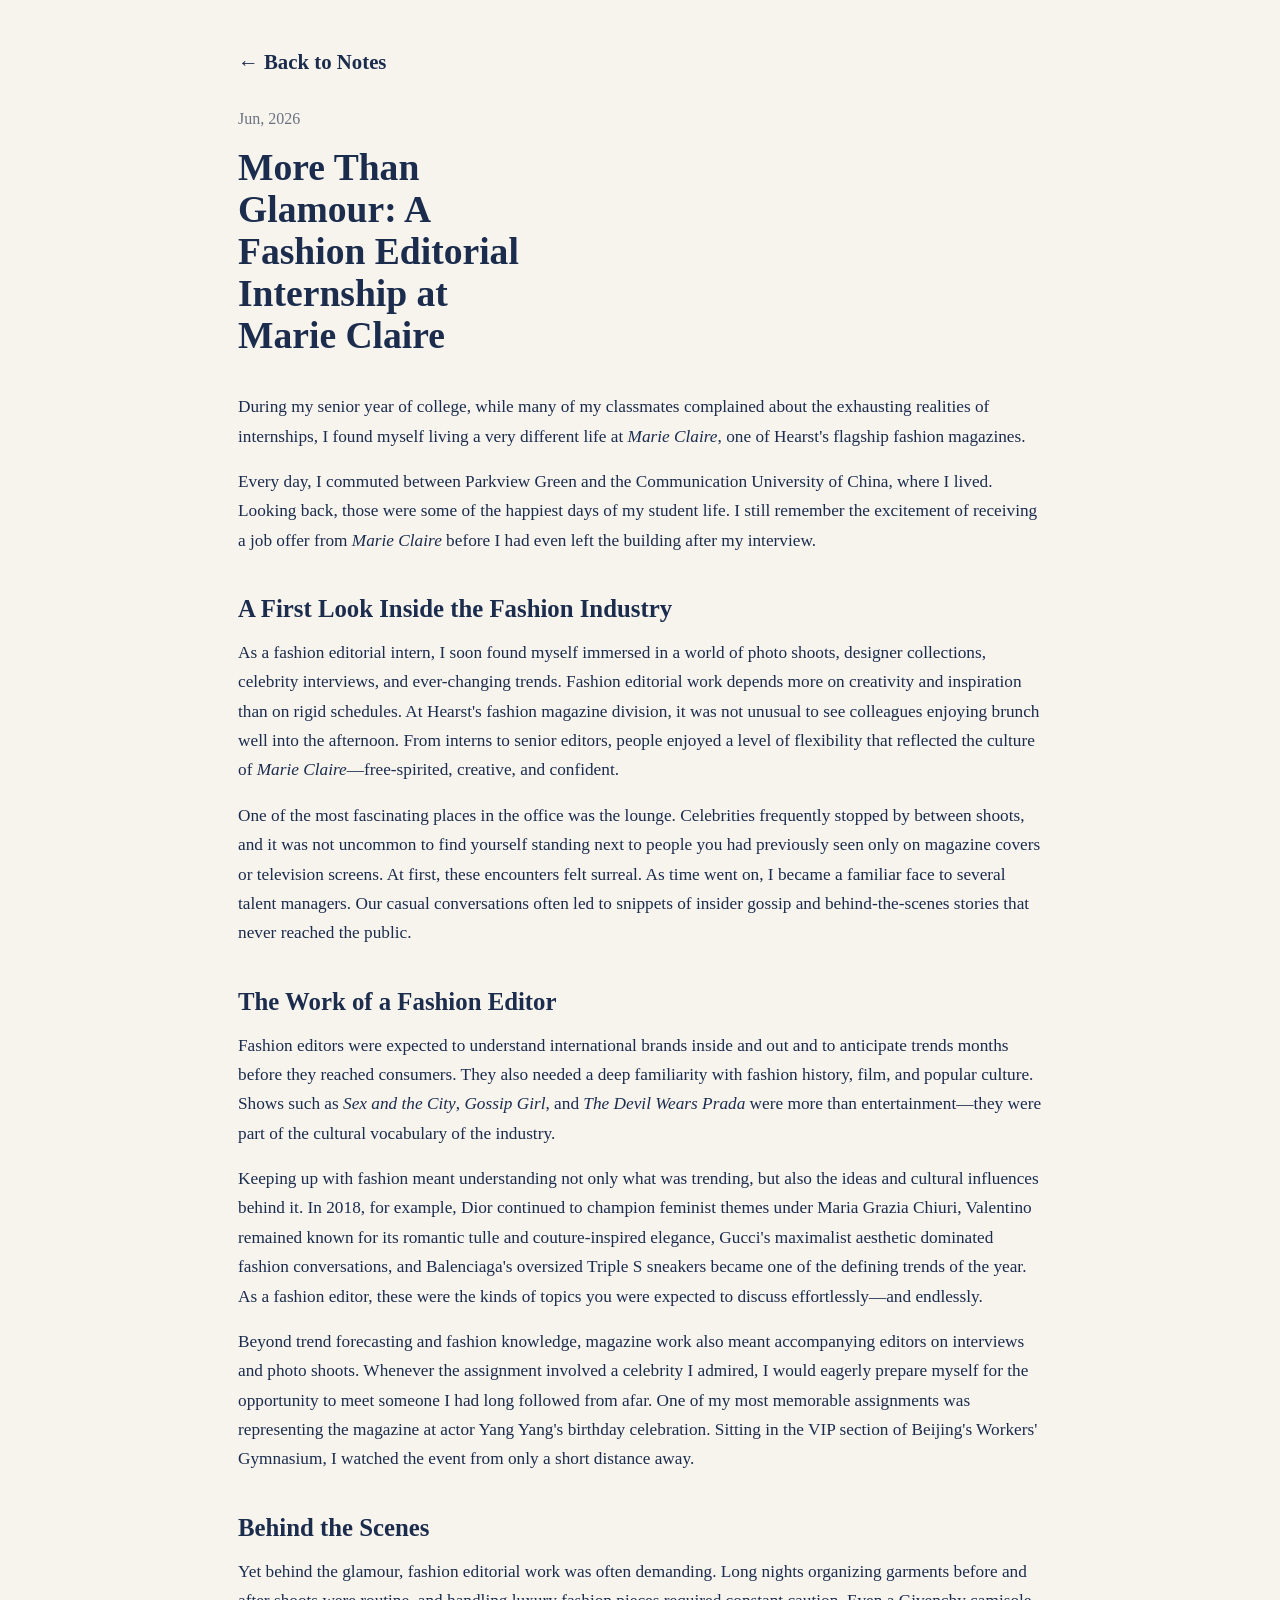
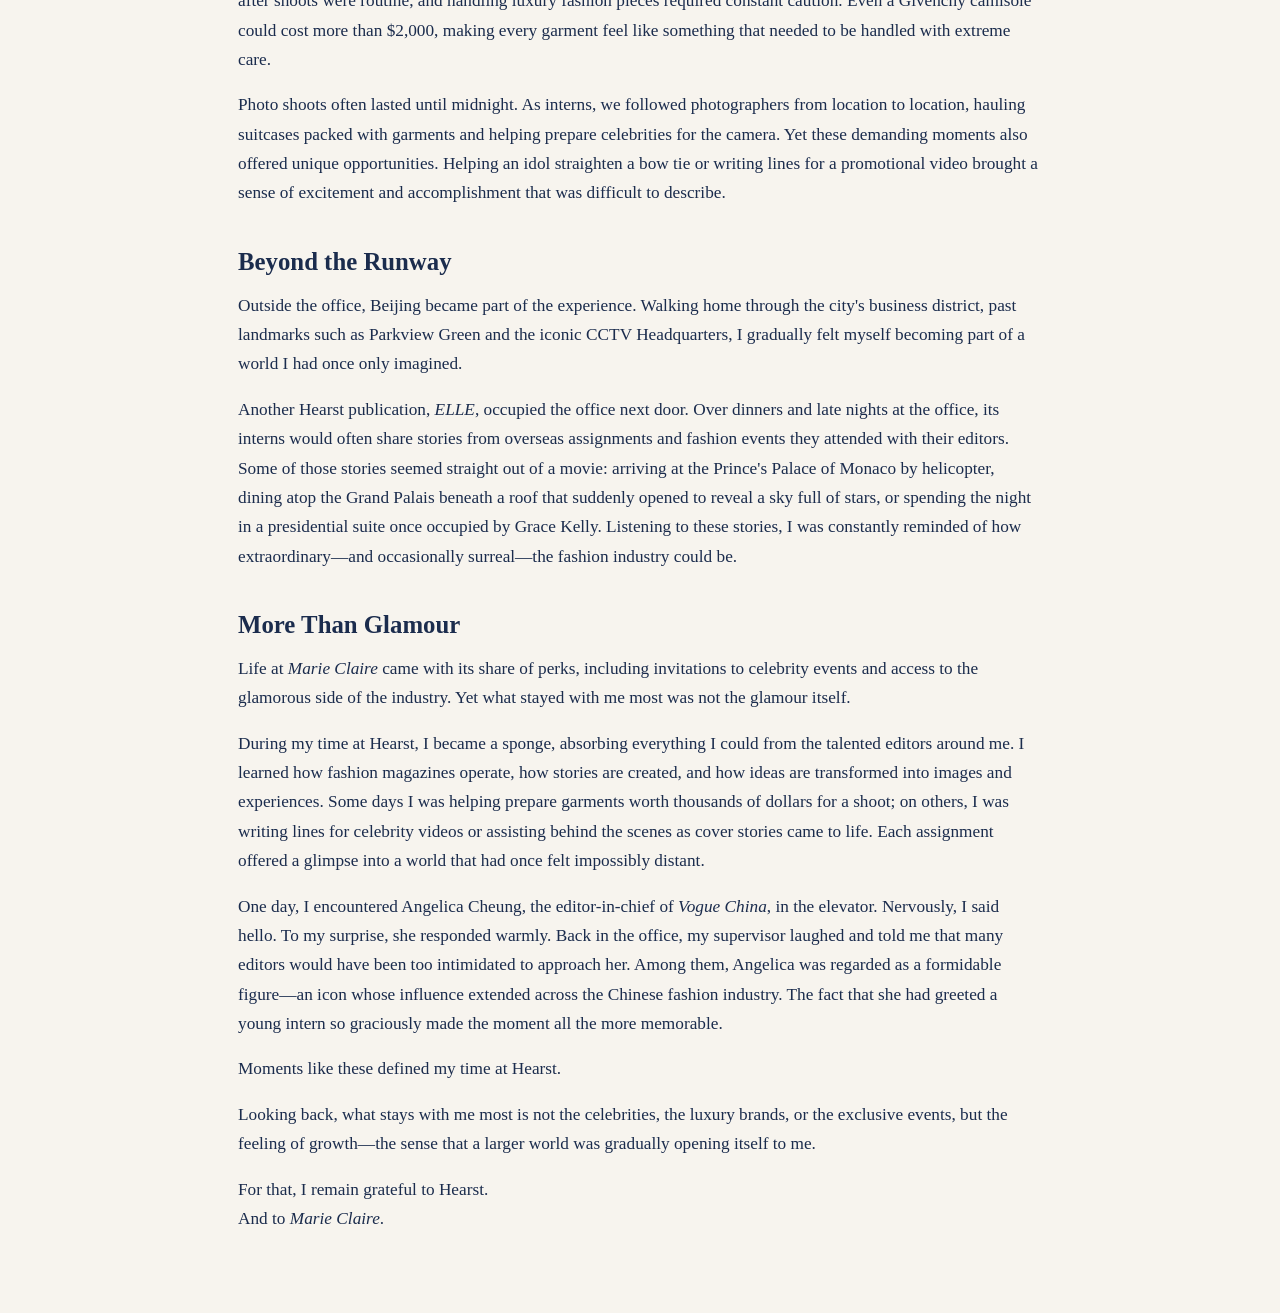
<file: notes/fashion/more-than-glamour.html>
<!DOCTYPE html>
<html lang="en">
<head>
  <meta charset="UTF-8" />
  <meta name="viewport" content="width=device-width, initial-scale=1.0" />
  <title>More Than Glamour: A Fashion Editorial Internship at Marie Claire</title>

  <link rel="stylesheet" href="../../style.css" />

  <style>
    html, body {
      margin: 0;
      padding: 0;
      background: #f7f4ee;
      color: #1b2c4d;
    }

    body {
      font-family: "EB Garamond", Georgia, serif;
      line-height: 1.7;
    }

    .article-page {
      max-width: 860px;
      margin: 0 auto;
      padding: 44px 28px 64px;
      background: #f7f4ee;
    }

    .back-link {
      display: inline-flex;
      align-items: center;
      gap: 8px;
      margin-bottom: 1.6rem;
      color: #1b2c4d;
      text-decoration: none;
      font-family: "Cormorant Garamond", Georgia, serif;
      font-size: 1.3rem;
      font-weight: 600;
      transition: opacity 0.2s ease, transform 0.2s ease;
    }

    .back-link:hover {
      text-decoration: none;
      opacity: 0.75;
      transform: translateX(-2px);
    }

    .article {
      background: transparent;
    }

    .article-header {
      margin-bottom: 2.2rem;
    }

    .article-date {
      color: #6b7280;
      margin: 0 0 0.9rem;
      font-size: 1rem;
    }

    .article-title {
      font-family: "Cormorant Garamond", Georgia, serif;
      font-size: 2.35rem;
      line-height: 1.12;
      margin: 0;
      color: #1b2c4d;
      font-weight: 600;
      max-width: 16ch;
    }

    .article-body {
      font-size: 1.08rem;
      line-height: 1.7;
    }

    .article-body p {
      margin: 0 0 1rem;
    }

    .article-body h2 {
      font-family: "Cormorant Garamond", Georgia, serif;
      font-size: 1.55rem;
      line-height: 1.15;
      margin: 2.5rem 0 0.9rem;
      color: #1b2c4d;
      font-weight: 600;
    }

    .article-body em {
      font-style: italic;
    }

    @media (max-width: 720px) {
      .article-page {
        padding: 28px 18px 52px;
      }

      .article-title {
        font-size: 2rem;
        max-width: none;
      }

      .article-body {
        font-size: 1.02rem;
        line-height: 1.65;
      }

      .article-body h2 {
        font-size: 1.35rem;
      }
    }
  </style>
</head>
<body>
  <main class="article-page">
    <a class="back-link" href="../../Notes.html">← Back to Notes</a>

    <article class="article">
      <header class="article-header">
        <p class="article-date">Jun, 2026</p>
        <h1 class="article-title">More Than Glamour: A Fashion Editorial Internship at Marie Claire</h1>
      </header>

      <section class="article-body">
        <p>During my senior year of college, while many of my classmates complained about the exhausting realities of internships, I found myself living a very different life at <em>Marie Claire</em>, one of Hearst's flagship fashion magazines.</p>

        <p>Every day, I commuted between Parkview Green and the Communication University of China, where I lived. Looking back, those were some of the happiest days of my student life. I still remember the excitement of receiving a job offer from <em>Marie Claire</em> before I had even left the building after my interview.</p>

        <h2>A First Look Inside the Fashion Industry</h2>

        <p>As a fashion editorial intern, I soon found myself immersed in a world of photo shoots, designer collections, celebrity interviews, and ever-changing trends. Fashion editorial work depends more on creativity and inspiration than on rigid schedules. At Hearst's fashion magazine division, it was not unusual to see colleagues enjoying brunch well into the afternoon. From interns to senior editors, people enjoyed a level of flexibility that reflected the culture of <em>Marie Claire</em>—free-spirited, creative, and confident.</p>

        <p>One of the most fascinating places in the office was the lounge. Celebrities frequently stopped by between shoots, and it was not uncommon to find yourself standing next to people you had previously seen only on magazine covers or television screens. At first, these encounters felt surreal. As time went on, I became a familiar face to several talent managers. Our casual conversations often led to snippets of insider gossip and behind-the-scenes stories that never reached the public.</p>

        <h2>The Work of a Fashion Editor</h2>

        <p>Fashion editors were expected to understand international brands inside and out and to anticipate trends months before they reached consumers. They also needed a deep familiarity with fashion history, film, and popular culture. Shows such as <em>Sex and the City</em>, <em>Gossip Girl</em>, and <em>The Devil Wears Prada</em> were more than entertainment—they were part of the cultural vocabulary of the industry.</p>

        <p>Keeping up with fashion meant understanding not only what was trending, but also the ideas and cultural influences behind it. In 2018, for example, Dior continued to champion feminist themes under Maria Grazia Chiuri, Valentino remained known for its romantic tulle and couture-inspired elegance, Gucci's maximalist aesthetic dominated fashion conversations, and Balenciaga's oversized Triple S sneakers became one of the defining trends of the year. As a fashion editor, these were the kinds of topics you were expected to discuss effortlessly—and endlessly.</p>

        <p>Beyond trend forecasting and fashion knowledge, magazine work also meant accompanying editors on interviews and photo shoots. Whenever the assignment involved a celebrity I admired, I would eagerly prepare myself for the opportunity to meet someone I had long followed from afar. One of my most memorable assignments was representing the magazine at actor Yang Yang's birthday celebration. Sitting in the VIP section of Beijing's Workers' Gymnasium, I watched the event from only a short distance away.</p>

        <h2>Behind the Scenes</h2>

        <p>Yet behind the glamour, fashion editorial work was often demanding. Long nights organizing garments before and after shoots were routine, and handling luxury fashion pieces required constant caution. Even a Givenchy camisole could cost more than $2,000, making every garment feel like something that needed to be handled with extreme care.</p>

        <p>Photo shoots often lasted until midnight. As interns, we followed photographers from location to location, hauling suitcases packed with garments and helping prepare celebrities for the camera. Yet these demanding moments also offered unique opportunities. Helping an idol straighten a bow tie or writing lines for a promotional video brought a sense of excitement and accomplishment that was difficult to describe.</p>

        <h2>Beyond the Runway</h2>

        <p>Outside the office, Beijing became part of the experience. Walking home through the city's business district, past landmarks such as Parkview Green and the iconic CCTV Headquarters, I gradually felt myself becoming part of a world I had once only imagined.</p>

        <p>Another Hearst publication, <em>ELLE</em>, occupied the office next door. Over dinners and late nights at the office, its interns would often share stories from overseas assignments and fashion events they attended with their editors. Some of those stories seemed straight out of a movie: arriving at the Prince's Palace of Monaco by helicopter, dining atop the Grand Palais beneath a roof that suddenly opened to reveal a sky full of stars, or spending the night in a presidential suite once occupied by Grace Kelly. Listening to these stories, I was constantly reminded of how extraordinary—and occasionally surreal—the fashion industry could be.</p>

        <h2>More Than Glamour</h2>

        <p>Life at <em>Marie Claire</em> came with its share of perks, including invitations to celebrity events and access to the glamorous side of the industry. Yet what stayed with me most was not the glamour itself.</p>

        <p>During my time at Hearst, I became a sponge, absorbing everything I could from the talented editors around me. I learned how fashion magazines operate, how stories are created, and how ideas are transformed into images and experiences. Some days I was helping prepare garments worth thousands of dollars for a shoot; on others, I was writing lines for celebrity videos or assisting behind the scenes as cover stories came to life. Each assignment offered a glimpse into a world that had once felt impossibly distant.</p>

        <p>One day, I encountered Angelica Cheung, the editor-in-chief of <em>Vogue China</em>, in the elevator. Nervously, I said hello. To my surprise, she responded warmly. Back in the office, my supervisor laughed and told me that many editors would have been too intimidated to approach her. Among them, Angelica was regarded as a formidable figure—an icon whose influence extended across the Chinese fashion industry. The fact that she had greeted a young intern so graciously made the moment all the more memorable.</p>

        <p>Moments like these defined my time at Hearst.</p>

        <p>Looking back, what stays with me most is not the celebrities, the luxury brands, or the exclusive events, but the feeling of growth—the sense that a larger world was gradually opening itself to me.</p>

        <p>For that, I remain grateful to Hearst.<br />
        And to <em>Marie Claire</em>.</p>
      </section>
    </article>
  </main>
</body>
</html>
</file>
<file: style.css>
:root {
  --text: #111827;
  --muted: #4b5563;
  --line: #e5e7eb;
  --link: #1a73e8;
  --bg: #ffffff;
  --surface: #ffffff;
  --surface-2: #f9fafb;
  --accent: #2a6f97;
  --nav-bg: rgba(255, 255, 255, 0.96);
  --nav-scrolled: #16324f;
  --nav-scrolled-border: #10263c;
  --nav-scrolled-text: #ffffff;
  --nav-scrolled-link: rgba(255, 255, 255, 0.85);
  --nav-active: #7cc4ff;
  --card-shadow: 0 1px 2px rgba(0, 0, 0, 0.04);
  --card-shadow-hover: 0 8px 24px rgba(0, 0, 0, 0.08);
}

* {
  box-sizing: border-box;
}

html,
body {
  margin: 0;
  min-height: 100%;
  font-family: Georgia, serif;
  color: var(--text);
  background: var(--bg);
  transition: background-color 0.25s ease, color 0.25s ease;
}

html {
  background: var(--bg);
}

body {
  min-height: 100vh;
  background: var(--bg);
  color: var(--text);
  overflow-x: hidden;
}

body.dark-mode {
  --text: #f5f5f5;
  --muted: #b3b3b3;
  --line: #2c2c2c;
  --link: #7cc4ff;
  --bg: #121212;
  --surface: #1a1a1a;
  --surface-2: #1f1f1f;
  --accent: #7cc4ff;
  --nav-bg: rgba(18, 18, 18, 0.96);
  --nav-scrolled: #0f1f2f;
  --nav-scrolled-border: #1f2937;
  --nav-scrolled-text: #f5f5f5;
  --nav-scrolled-link: rgba(255, 255, 255, 0.78);
  --nav-active: #7cc4ff;
  --card-shadow: none;
  --card-shadow-hover: none;
}

a {
  color: var(--link);
  text-decoration: none;
}

a:hover {
  text-decoration: underline;
}

/* Top navigation */
.topnav {
  position: sticky;
  top: 0;
  z-index: 1000;
  background: var(--nav-bg);
  backdrop-filter: blur(8px);
  border-bottom: 1px solid var(--line);
  transition: background-color 0.35s ease, border-color 0.35s ease, box-shadow 0.35s ease;
}

.topnav.scrolled {
  background: var(--nav-scrolled);
  border-bottom: 1px solid var(--nav-scrolled-border);
  box-shadow: 0 4px 18px rgba(0, 0, 0, 0.15);
}

.topnav-inner {
  max-width: 1500px;
  margin: 0 auto;
  display: flex;
  align-items: center;
  padding: 14px 20px;
  gap: 18px;
}

.brand {
  display: flex;
  align-items: center;
  gap: 10px;
  font-weight: 700;
  color: #1f2937;
  flex-shrink: 0;
}

body.dark-mode .brand {
  color: #f5f5f5;
}

.brand svg {
  color: var(--accent);
  flex-shrink: 0;
}

.navlinks {
  margin-left: auto;
  display: flex;
  gap: 34px;
  align-items: center;
  font-family: Arial, Helvetica, sans-serif;
  font-size: 16px;
  white-space: nowrap;
}

.navlink {
  color: #6b7280;
  font-weight: 400;
  transition: color 0.2s ease;
}

.navlink.active {
  color: var(--accent);
  font-weight: 600;
  border-bottom: 2px solid var(--accent);
  padding-bottom: 2px;
}

body.dark-mode .navlink {
  color: var(--nav-scrolled-link);
}

body.dark-mode .navlink.active {
  color: var(--nav-active);
}

.topnav.scrolled .brand {
  color: var(--nav-scrolled-text);
}

.topnav.scrolled .navlink {
  color: var(--nav-scrolled-link);
}

.topnav.scrolled .navlink:hover {
  color: #ffffff;
}

.topnav.scrolled .navlink.active {
  color: var(--nav-active);
}

/* Theme toggle button */
.theme-toggle {
  background: none;
  border: none;
  cursor: pointer;
  font-size: 1rem;
  line-height: 1;
  padding: 4px 8px;
  border-radius: 999px;
  color: var(--accent);
  flex-shrink: 0;
  transition: background-color 0.2s ease, color 0.2s ease;
}

.theme-toggle:hover {
  background: rgba(42, 111, 151, 0.08);
}

body.dark-mode .theme-toggle:hover {
  background: rgba(124, 196, 255, 0.12);
}

/* Home page */
.page {
  max-width: 1100px;
  margin: 0 auto;
  min-height: calc(100vh - 72px);
  padding: 40px 40px 64px;
  background: var(--bg);
}

.title {
  text-align: center;
  font-family: "Cormorant Garamond", serif;
  font-size: clamp(2.4rem, 4vw, 3.2rem);
  font-weight: 400;
  line-height: 0.95;
  letter-spacing: -0.04em;
  color: #16324f;
  margin: 20px 0 24px;
}

body.dark-mode .title {
  color: #f5f5f5 !important;
}

.hero {
  display: grid;
  grid-template-columns: 220px 1fr;
  gap: 34px;
  align-items: start;
  margin-bottom: 42px;
}

.photo-col {
  display: flex;
  flex-direction: column;
}

.photo {
  width: 100%;
  aspect-ratio: 3 / 4;
  border-radius: 12px;
  border: 1px solid var(--line);
  overflow: hidden;
  background: linear-gradient(180deg, #dbeafe, #f3f4f6);
}

body.dark-mode .photo {
  background: linear-gradient(180deg, #1f2937, #111827);
}

.photo img {
  width: 100%;
  height: 100%;
  object-fit: cover;
  display: block;
}

.photo-placeholder {
  height: 100%;
  display: grid;
  place-items: center;
  text-align: center;
  font-family: Arial, Helvetica, sans-serif;
  color: #6b7280;
  padding: 20px;
}

body.dark-mode .photo-placeholder {
  color: #b3b3b3;
}

.photo-caption {
  margin-top: 12px;
  text-align: center;
  color: #9ca3af;
  font-family: "Cormorant Garamond", serif;
  font-size: 0.85rem;
  font-style: italic;
  line-height: 1.3;
}

.contact-text {
  font-family: "EB Garamond", serif;
  font-size: 1rem;
  letter-spacing: 0.02em;
}

.speaker-icon {
  margin-left: 4px;
  cursor: pointer;
  vertical-align: -3px;
  opacity: 0.8;
  transition: opacity 0.2s ease;
}

.speaker-icon:hover {
  opacity: 1;
}

.social-links {
  margin-top: 12px;
  display: flex;
  justify-content: center;
  gap: 14px;
  align-items: center;
  flex-wrap: wrap;
  font-family: Arial, Helvetica, sans-serif;
  font-size: 0.95rem;
}

.social-links a {
  display: inline-flex;
  align-items: center;
  justify-content: center;
  color: var(--accent);
  font-weight: 500;
}

.social-links a:hover {
  text-decoration: none;
}

.social-links img {
  object-fit: contain;
  display: block;
  transition: transform 0.2s ease, opacity 0.2s ease, filter 0.2s ease;
}

.social-links img:hover {
  opacity: 0.85;
  transform: translateY(-1px);
}

.social-links a[href*="orcid.org"] img {
  width: 20px;
  height: 20px;
}

.social-links a[href*="github.com"] img {
  width: 20px;
  height: 20px;
}

.social-links a[href*="x.com"] img,
.social-links a[href*="twitter.com"] img {
  width: 18px;
  height: 18px;
}

body.dark-mode .social-links a[href*="github.com"] img {
  filter: invert(1) brightness(1.8);
}

body:not(.dark-mode) .social-links a[href*="x.com"] img,
body:not(.dark-mode) .social-links a[href*="twitter.com"] img {
  filter: invert(1) brightness(0.15);
}

body.dark-mode .social-links a[href*="x.com"] img,
body.dark-mode .social-links a[href*="twitter.com"] img {
  filter: none;
}

.contact-block {
  margin-top: 4px;
  padding-top: 0;
  display: flex;
  flex-direction: column;
  gap: 8px;
  max-width: 260px;
}

body.dark-mode .contact-block {
  border-top-color: rgba(255, 255, 255, 0.12);
}

.contact-item {
  display: flex;
  align-items: center;
  gap: 10px;
  color: var(--muted);
  font-family: Arial, Helvetica, sans-serif;
  font-size: 0.95rem;
  line-height: 1.35;
  text-decoration: none;
}

.contact-item:hover {
  color: var(--text);
  text-decoration: none;
}

.contact-icon {
  width: 18px;
  height: 18px;
  flex-shrink: 0;
  display: block;
}

.contact-item.email {
  color: var(--text);
}

.intro {
  font-family: "Cormorant Garamond", serif;
  font-size: 1.18rem;
  line-height: 1.6;
  color: #374151;
}

body.dark-mode .intro {
  color: #e5e7eb;
}

.intro p {
  margin: 0 0 12px;
}

.welcome {
  color: var(--accent);
  font-weight: 700;
  margin-bottom: 15px;
}

.cv-line {
  margin: 18px 0 0;
  font-size: 1rem;
}

/* Footer on home page */
.site-footer {
  margin-top: 56px;
  padding-top: 22px;
  border-top: 1px solid rgba(17, 24, 39, 0.12);
}

body.dark-mode .site-footer {
  border-top-color: rgba(255, 255, 255, 0.12);
}

.footer-content {
  max-width: 660px;
  margin: 0 auto;
  display: grid;
  grid-template-columns: 1.7fr 1fr;
  gap: 56px;
  font-family: "EB Garamond", "Cormorant Garamond", Georgia, serif;
  color: var(--text);
  font-size: 0.95rem;
  line-height: 1.6;
  text-align: left;
}

.footer-heading {
  color: var(--text);
  font-size: 0.92rem;
  margin-bottom: 6px;
  font-weight: 500;
  font-family: "EB Garamond", "Cormorant Garamond", Georgia, serif;
  letter-spacing: 0.01em;
}

.footer-office {
  color: var(--text);
}

.footer-email {
  margin-top: 0;
}

.footer-email-link {
  display: inline-flex;
  align-items: center;
  gap: 8px;
  color: var(--link);
  text-decoration: none;
  font-family: "EB Garamond", "Cormorant Garamond", Georgia, serif;
  font-size: 1.05rem;
}

.footer-email-link:hover {
  text-decoration: underline;
}

.footer-email-icon {
  width: 18px;
  height: 18px;
  display: block;
  flex-shrink: 0;
}

.footer-quote {
  grid-column: 1 / -1;
  margin-top: 18px;
  text-align: center;
  font-family: "Cormorant Garamond", serif;
  font-style: italic;
  font-size: 0.95rem;
  color: var(--muted);
  letter-spacing: 0.01em;
}

/* Research page */
.layout {
  max-width: 1200px;
  margin: 0 auto;
  display: grid;
  grid-template-columns: 300px 1fr;
  gap: 50px;
  padding-top: 18px;
  align-items: start;
}

.sidebar {
  padding-top: 10px;
}

.profile-photo {
  width: 100%;
  max-width: 160px;
  aspect-ratio: 1 / 1;
  border-radius: 16px;
  overflow: hidden;
  margin: 0 0 16px 0;
  box-shadow: 0 10px 24px rgba(0, 0, 0, 0.08);
}

.profile-photo img {
  width: 100%;
  height: 100%;
  object-fit: cover;
  display: block;
}

.sidebar-name {
  font-family: "EB Garamond", "Cormorant Garamond", Georgia, serif;
  font-size: 1.85rem;
  line-height: 1.05;
  margin: 10px 0 8px;
  font-weight: 500;
  color: var(--text);
}

.sidebar-role {
  font-family: Arial, Helvetica, sans-serif;
  font-size: 0.92rem;
  line-height: 1.45;
  color: var(--muted);
  margin-bottom: 14px;
}

.sidebar-divider {
  height: 1px;
  background: var(--border);
  margin: 16px 0 18px;
  width: 100%;
  max-width: 270px;
}

.sidebar-section {
  margin-bottom: 16px;
  max-width: 270px;
}

.sidebar-label {
  font-family: "Cormorant Garamond", serif;
  font-size: 0.78rem;
  letter-spacing: 0.12em;
  text-transform: uppercase;
  color: var(--muted);
  margin-bottom: 4px;
}

.pronunciation-row {
  display: flex;
  align-items: center;
  gap: 10px;
  font-family: Arial, Helvetica, sans-serif;
  font-size: 0.92rem;
  color: var(--text);
  line-height: 1.35;
}

.speaker-icon {
  width: 16px;
  height: 16px;
  flex-shrink: 0;
  cursor: pointer;
  color: var(--muted);
}

.speaker-icon:hover {
  color: var(--text);
}

.contact-block {
  display: flex;
  flex-direction: column;
  gap: 10px;
}

.research-page .contact-block {
  margin-top: 0;
  padding-top: 0;
  border-top: none;
  max-width: none;
}

.research-page .contact-item {
  color: var(--text);
}

.research-page .contact-item:hover {
  color: var(--link);
}

.research-list {
  display: flex;
  flex-direction: column;
  gap: 4px;
  font-family: Arial, Helvetica, sans-serif;
  font-size: 0.92rem;
  color: var(--text);
  line-height: 1.45;
}

.sidebar .social-links {
  display: flex;
  justify-content: flex-start;
  align-items: center;
  gap: 18px;
  flex-wrap: wrap;
  margin-top: 12px;
  margin-left: -2px;
  padding-left: 0;
}

.sidebar .social-links a {
  display: flex;
  align-items: center;
  justify-content: center;
  width: 28px;
  height: 28px;
  margin: 0;
  padding: 0;
}

.sidebar .social-links img {
  width: 22px;
  height: 22px;
  display: block;
}

.content {
  min-width: 0;
  padding-bottom: 32px;
}

.page-title {
  font-family: "Cormorant Garamond", Georgia, serif;
  font-size: 2rem;
  line-height: 1.05;
  margin: 0 0 8px;
  color: var(--text);
  font-weight: 400;
}

.title-accent {
  width: 36px;
  height: 3px;
  background: var(--accent);
  border-radius: 999px;
  margin-bottom: 28px;
}

.research-block {
  margin-top: 18px;
}

.research-block + .research-block {
  margin-top: 12px;
  padding-top: 12px;
}

.research-heading {
  font-family: "Cormorant Garamond", serif;
  font-size: 1.15rem;
  line-height: 1.1;
  margin: 0 0 14px;
  color: #16324f;
  font-weight: 300;
  letter-spacing: -0.01em;
}

body.dark-mode .research-heading {
  color: #f5f5f5;
}

.paper-list,
.work-list {
  display: flex;
  flex-direction: column;
  gap: 16px;
}

.paper-card,
.paper-item {
  background: transparent;
  border: none;
  border-radius: 0;
  box-shadow: none;
  padding: 0;
  margin: 0;
}

.paper-card:hover,
.paper-item:hover {
  transform: none;
  box-shadow: none;
}

.paper-title {
  font-family: Georgia, "Times New Roman", serif;
  font-size: 1rem;
  line-height: 1.55;
  color: var(--text);
}

.paper-meta {
  margin-top: 6px;
  color: var(--muted);
  font-family: Arial, Helvetica, sans-serif;
  font-size: 0.92rem;
  line-height: 1.45;
}

.paper-links {
  margin-top: 6px;
  display: flex;
  gap: 10px;
  align-items: center;
  flex-wrap: wrap;
  font-family: Arial, Helvetica, sans-serif;
  font-size: 0.94rem;
  color: var(--muted);
}

.paper-links span {
  color: #9ca3af;
}

.paper-abstract {
  margin-top: 8px;
}

.paper-abstract summary {
  cursor: pointer;
  color: var(--accent);
  font-weight: 700;
  font-family: Arial, Helvetica, sans-serif;
  font-size: 0.94rem;
}

.paper-abstract p {
  margin-top: 12px;
  color: #374151;
  font-family: Arial, Helvetica, sans-serif;
  line-height: 1.75;
  font-size: 1rem;
}

body.dark-mode .paper-abstract p {
  color: #d1d5db;
}

.journal {
  font-size: 0.9rem;
  color: var(--muted);
  font-weight: normal;
  margin-left: 6px;
}

/* Teaching page */
.teaching-page .paper-title {
  font-family: "Cormorant Garamond", serif;
  font-size: 1.25rem;
  font-weight: 500;
  line-height: 1.4;
  color: var(--text);
  letter-spacing: -0.01em;
}

.teaching-block {
  margin-top: 18px;
}

.philosophy-text {
  margin-top: 14px;
  max-width: 900px;
  font-family: Arial, Helvetica, sans-serif;
  font-size: 0.96rem;
  line-height: 1.8;
  color: #374151;
}

body.dark-mode .philosophy-text {
  color: #d1d5db;
}

.philosophy-text p {
  margin: 0 0 18px;
}

.teaching-page .paper-card {
  border-bottom: none;
  padding: 4px 0;
}

.teaching-page .paper-list {
  border-bottom: 1px solid var(--line);
  padding-bottom: 18px;
}

.teaching-page .paper-card + .paper-card {
  margin-top: 0;
}

.philosophy-preview {
  max-height: 8.5em;
  overflow: hidden;
  position: relative;
  transition: max-height 0.3s ease;
}

.philosophy-preview::after {
  content: "";
  position: absolute;
  left: 0;
  right: 0;
  bottom: 0;
  height: 2.5em;
  background: linear-gradient(to bottom, rgba(255, 255, 255, 0), var(--surface));
  pointer-events: none;
}

.philosophy-preview.expanded {
  max-height: 2000px;
}

.philosophy-preview.expanded::after {
  display: none;
}

.read-more-btn {
  display: block;
  margin-top: 10px;
  margin-left: 0;
  background: transparent;
  border: none
  padding: 0;
  color: var(--accent);
  font-size: 0.95rem;
  font-weight: 500;
  cursor: pointer;
  text-align: left;
}

.read-more-btn:hover {
  text-decoration: underline;
}

body.dark-mode .philosophy-preview::after {
  background: linear-gradient(to bottom, rgba(26, 26, 26, 0), var(--surface));
}

/* Notes page */
.Notes-directory {
  max-width: 800px;
  margin: 60px auto;
}

.Notes-directory .Notes-intro {
  color: var(--muted) !important;
  margin-bottom: 40px;
  font-size: 1.05rem;
}

.Notes-directory .Notes-group {
  margin-bottom: 50px;
}

.Notes-directory .Notes-group h2 {
  font-size: 1.5rem;
  margin-bottom: 16px;
  color: var(--text) !important;
}

.Notes-directory .Notes-group ul {
  list-style: none;
  padding-left: 0;
}

.Notes-directory .Notes-group li {
  margin-bottom: 12px;
}

.Notes-directory .Notes-group a {
  color: var(--text) !important;
  text-decoration: none;
  border-bottom: 1px solid transparent;
  transition: all 0.2s ease;
}

.Notes-directory .Notes-group a:hover {
  border-bottom-color: var(--accent) !important;
}

body.dark-mode .Notes-directory .Notes-intro {
  color: var(--muted) !important;
}

body.dark-mode .Notes-directory .Notes-group h2 {
  color: var(--text) !important;
}

body.dark-mode .Notes-directory .Notes-group a {
  color: var(--text) !important;
}

body.dark-mode .Notes-directory .Notes-group a:hover {
  border-bottom-color: var(--accent) !important;
}

/* CV page */
.cv-page .paper-card {
  border: none;
  box-shadow: none;
  background: transparent;
  padding: 0;
  margin: 0 auto;
  max-width: 760px;
}

.cv-page .cv-card {
  border: none;
  box-shadow: none;
  background: transparent;
  padding: 0;
  margin: 0 auto;
  max-width: 760px;
}

.cv-page .cv-title {
  font-family: "Cormorant Garamond", serif;
  font-size: 2.2rem;
  font-weight: 400;
  color: #16324f;
  line-height: 1.1;
  margin-bottom: 18px;
}

body.dark-mode .cv-page .cv-title {
  color: #f5f5f5;
}

.cv-page .cv-download-row {
  margin-top: 6px;
}

.cv-download-btn {
  display: inline-block;
  padding: 10px 18px;
  border: 1px solid var(--line);
  border-radius: 999px;
  font-family: Arial, Helvetica, sans-serif;
  font-size: 0.95rem;
  font-weight: 500;
  color: var(--text);
  background: transparent;
  transition: background-color 0.2s ease, border-color 0.2s ease, transform 0.2s ease;
}

.cv-download-btn:hover {
  background: var(--surface-2);
  border-color: var(--accent);
  text-decoration: none;
  transform: translateY(-1px);
}

.cv-page .site-footer {
  margin-top: 140px;
}

/* Mobile */
@media (max-width: 800px) {
  .topnav-inner {
    overflow-x: auto;
  }

  .navlinks {
    gap: 18px;
  }

  .page,
  .layout {
    padding-left: 16px;
    padding-right: 16px;
  }

  .hero {
    grid-template-columns: 1fr;
  }

  .title {
    font-size: clamp(2.2rem, 7vw, 3rem);
  }

  .photo-caption {
    margin-bottom: 8px;
  }

  .layout {
    grid-template-columns: 1fr;
    gap: 28px;
  }
  
.sidebar {
    padding-top: 0;
    margin-left: 16px;
}

  .profile-photo {
    max-width: 360px;
  }

  .page-title {
    font-size: 2.3rem;
  }

  .research-heading {
    font-size: 1.72rem;
  }

  .paper-title {
    font-size: 1.05rem;
  }

  .sidebar-name {
    font-size: 2rem;
  }

  .footer-content {
    grid-template-columns: 1fr;
    gap: 18px;
    max-width: 100%;
  }

  .footer-quote {
    grid-column: auto;
  }
}

body.dark-mode {
  background: #0d1117;
  color: #e6edf7;
}

body.dark-mode .Notes-title,
body.dark-mode .Notes-intro,
body.dark-mode .Notes-link,
body.dark-mode .Notes-section-header h2 {
  color: #e6edf7 !important;
}

body.dark-mode .Notes-date {
  color: #aeb8c4 !important;
}

body.dark-mode .section-more,
body.dark-mode .section-more::after {
  color: #c7d0dc !important;
}

body.dark-mode .section-more:hover,
body.dark-mode .section-more:hover::after {
  color: #ffffff !important;
}

body.dark-mode .Notes-divider {
  background: rgba(120, 170, 255, 0.45) !important;
}

body.dark-mode .Notes-section-header {
  border-bottom: 1px solid rgba(255, 255, 255, 0.12) !important;
}

body.dark-mode .Notes-item {
  border-bottom: 1px solid rgba(255, 255, 255, 0.08) !important;
}

body.dark-mode .Notes-footer {
  border-top: 1px solid rgba(255, 255, 255, 0.12) !important;
  color: #aeb8c4 !important;
}

body.dark-mode .Notes-link:hover {
  opacity: 0.9;
}
/* CV sidebar layout */
.cv-layout {
  display: grid;
  grid-template-columns: 340px 1fr;
  gap: 32px;
  max-width: 1280px;
  margin: 0 auto;
  padding: 28px 24px 48px;
  align-items: start;
}

.cv-sidebar {
  position: sticky;
  top: 92px;
  align-self: start;
  background: var(--card-bg, #f6f1e8);
  border-radius: 28px;
  padding: 24px;
  box-shadow: 0 10px 30px rgba(0, 0, 0, 0.06);
  border: 1px solid rgba(0, 0, 0, 0.06);
}

.sidebar-photo {
  width: 100%;
  aspect-ratio: 3 / 4;
  object-fit: cover;
  border-radius: 24px;
  display: block;
  margin-bottom: 18px;
}

.sidebar-name {
  font-family: "Cormorant Garamond", serif;
  font-size: 2.6rem;
  line-height: 1;
  margin: 0 0 10px;
  color: var(--text-main, #163a73);
}

.sidebar-role,
.sidebar-school {
  font-family: "EB Garamond", serif;
  font-size: 1.25rem;
  line-height: 1.35;
  margin: 0;
  color: var(--text-main, #163a73);
  opacity: 0.9;
}

.sidebar-school {
  margin-bottom: 24px;
}

.sidebar-section {
  margin-top: 22px;
}

.sidebar-label {
  font-family: "EB Garamond", serif;
  letter-spacing: 0.22em;
  text-transform: uppercase;
  font-size: 0.9rem;
  margin-bottom: 12px;
  color: var(--text-main, #163a73);
  opacity: 0.8;
}

.sidebar-text {
  font-family: "Cormorant Garamond", serif;
  font-size: 1.4rem;
  line-height: 1.35;
  color: var(--text-main, #163a73);
  margin-bottom: 8px;
}

.sidebar-divider {
  border: 0;
  border-top: 1px solid rgba(0, 0, 0, 0.15);
  margin: 14px 0 18px;
}

.sidebar-email {
  display: inline-flex;
  align-items: center;
  gap: 10px;
  font-family: "Cormorant Garamond", serif;
  font-size: 1.35rem;
  color: var(--text-main, #163a73);
  text-decoration: none;
}

.sidebar-email-icon {
  width: 24px;
  height: 24px;
}

.sidebar-socials {
  display: flex;
  gap: 18px;
  margin-top: 26px;
}

.social-link {
  width: 42px;
  height: 42px;
  border-radius: 50%;
  display: inline-flex;
  align-items: center;
  justify-content: center;
  text-decoration: none;
  font-weight: 600;
  font-family: sans-serif;
  color: #111;
  background: rgba(255, 255, 255, 0.65);
  border: 1px solid rgba(0, 0, 0, 0.08);
}

.cv-main {
  min-width: 0;
}

.cv-card {
  min-height: 70vh;
}

.cv-content {
  margin-top: 24px;
}

.cv-note {
  font-family: "EB Garamond", serif;
  font-size: 1.2rem;
  line-height: 1.6;
  color: var(--text-main, #163a73);
}

/* Optional: smoother theme variables if you already use them */
body {
  background: #f5efe7;
}

body.dark-mode .cv-sidebar,
body.dark-mode .paper-card {
  background: #1d1d1d;
  border-color: rgba(255, 255, 255, 0.08);
}

body.dark-mode .sidebar-label,
body.dark-mode .sidebar-name,
body.dark-mode .sidebar-role,
body.dark-mode .sidebar-school,
body.dark-mode .sidebar-text,
body.dark-mode .sidebar-email,
body.dark-mode .cv-note {
  color: #f2e9dd;
}

body.dark-mode .social-link {
  background: rgba(255, 255, 255, 0.06);
  color: #f2e9dd;
}

/* Responsive */
@media (max-width: 980px) {
  .cv-layout {
    grid-template-columns: 1fr;
  }

  .cv-sidebar {
    position: static;
  }
}
</file>
